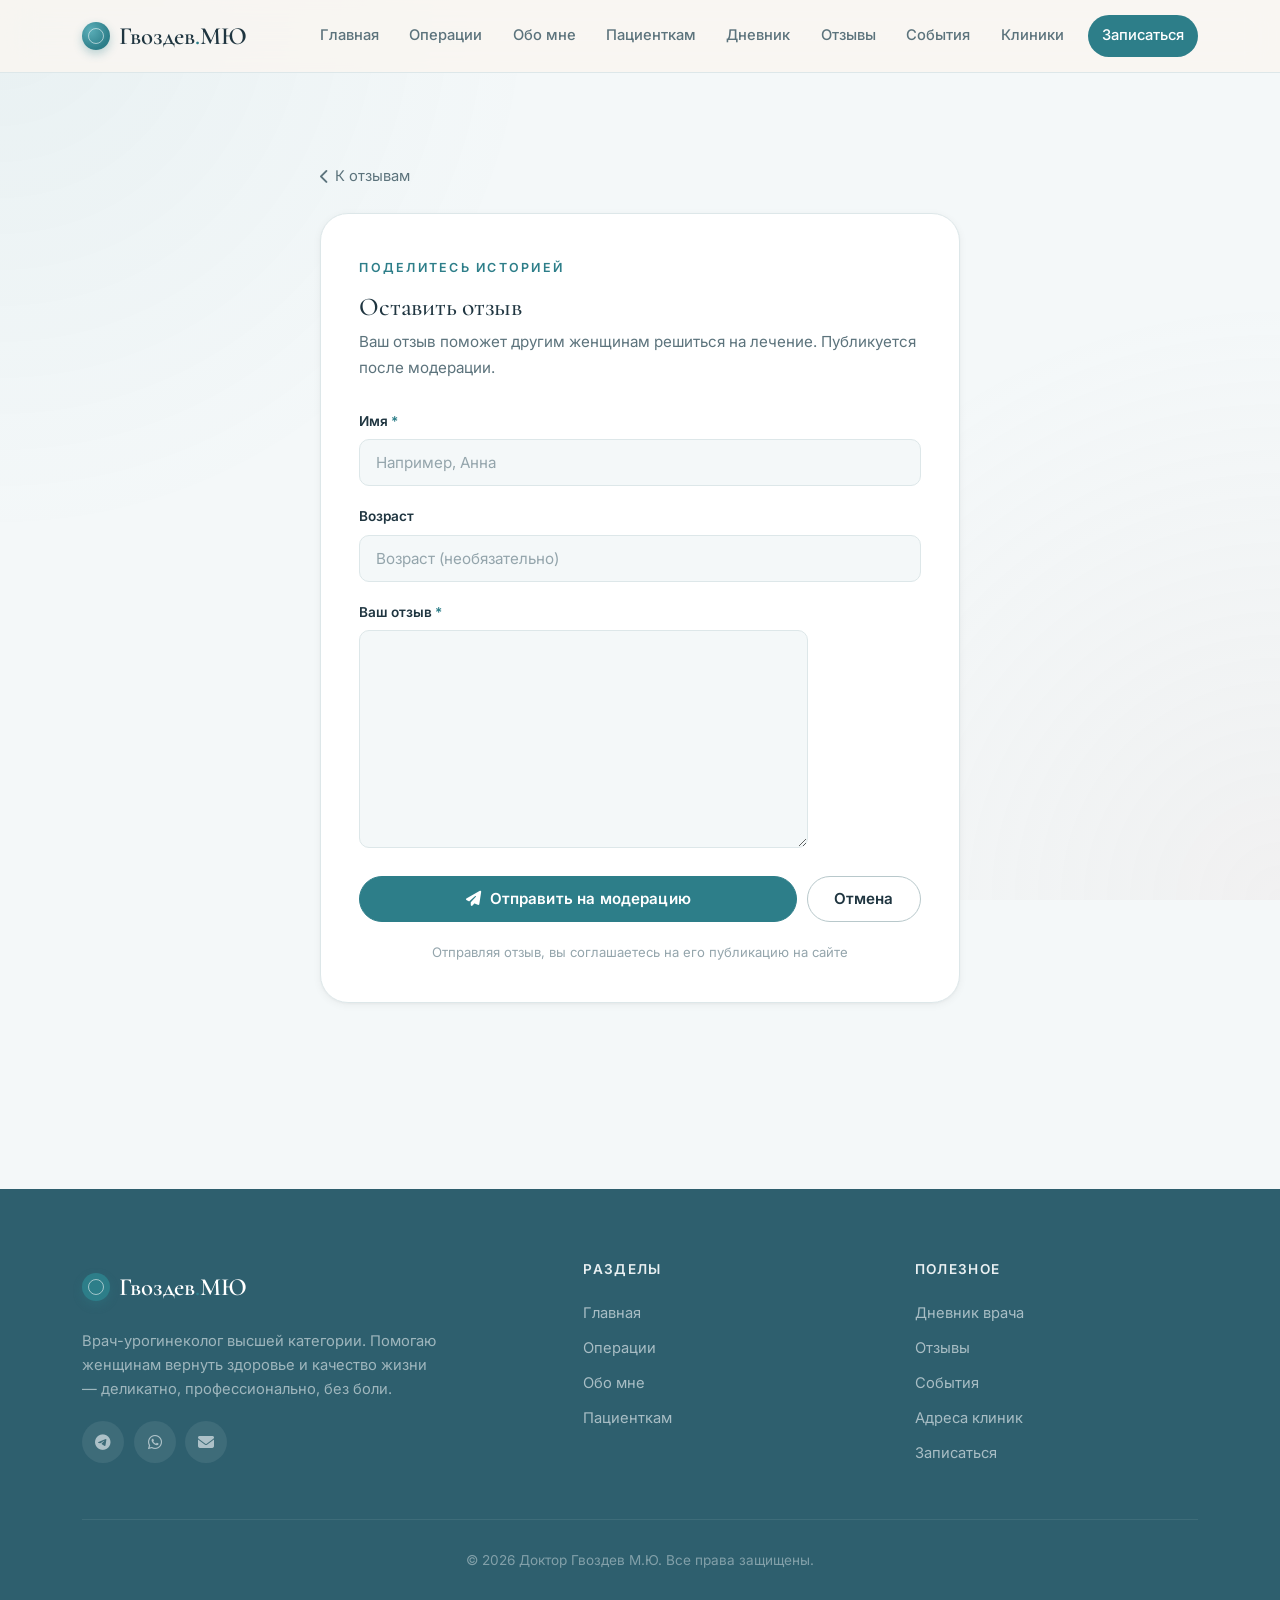
<file: add-review/index.html>
<!DOCTYPE html>
<html lang="ru">
<head>
    <meta charset="UTF-8">
    <meta name="viewport" content="width=device-width, initial-scale=1.0">
    <meta name="description" content="Доктор медицинских наук, профессор, заслуженный врач РФ. Хирургическое лечение недержания мочи, пролапса тазовых органов, свищей и кист уретры. Автор патентованной методики транспозиции уретры.">
    <meta name="theme-color" content="#FAF6F1">
    <title>Оставить отзыв | Доктор Гвоздев М.Ю.</title>
    <link rel="preconnect" href="https://fonts.googleapis.com">
    <link rel="preconnect" href="https://fonts.gstatic.com" crossorigin>
    <link rel="stylesheet" href="https://cdnjs.cloudflare.com/ajax/libs/font-awesome/6.5.0/css/all.min.css">
    <link rel="stylesheet" href="../static/css/main.css">
    
</head>
<body>

<header>
    <div class="header-inner">
        <a href="../index.html" class="logo">
            <span class="logo-mark" aria-hidden="true"></span>
            <span>Гвоздев<span style="color: var(--primary)">.</span>МЮ</span>
        </a>
        <button class="mobile-menu-toggle" aria-label="Открыть меню" aria-controls="main-nav" aria-expanded="false">
            <i class="fas fa-bars"></i>
        </button>
        <nav id="main-nav" class="desktop-nav" aria-label="Главное меню">
            <a href="../index.html">Главная</a>
            <a href="../index.html#procedures">Операции</a>
            <a href="../index.html#about">Обо мне</a>
            <a href="../index.html#useful">Пациенткам</a>
            <a href="../diary/index.html">Дневник</a>
            <a href="../reviews/index.html">Отзывы</a>
            <a href="../events/index.html">События</a>
            <a href="../index.html#clinics">Клиники</a>
            <a href="../index.html#contact" class="nav-cta">Записаться</a>
        </nav>
    </div>
</header>



<main>
    
<section>
  <div class="container">
    <div style="max-width: 640px; margin: 0 auto;">

      <a href="../reviews/index.html" style="display: inline-flex; align-items: center; gap: 0.4rem; color: var(--text-muted); font-size: 0.92rem; margin-bottom: 1.5rem;">
        <i class="fas fa-chevron-left"></i> К отзывам
      </a>

      <div class="contact-form-card">
        <span class="eyebrow">Поделитесь историей</span>
        <h3 style="margin-bottom: 0.4rem;">Оставить отзыв</h3>
        <p class="form-intro">
          Ваш отзыв поможет другим женщинам решиться на лечение. Публикуется после модерации.
        </p>

        <form onsubmit="alert('Это демо. На боевом сайте форма работает.');return false;" method="post" novalidate>
          <input type="hidden" name="csrfmiddlewaretoken" value="HPIv2gU0yPlgUn910Wtg9Y42SkC8HvEJ8cRAzCWyeb1rP67CiDp8IUelztMc1JHJ">
          
            <div class="form-group">
              <label for="id_name">Имя <span style="color: var(--primary);">*</span></label>
              <input type="text" name="name" class="form-input" placeholder="Например, Анна" maxlength="100" required id="id_name">
              
              
            </div>
          
            <div class="form-group">
              <label for="id_age">Возраст</label>
              <input type="number" name="age" class="form-input" placeholder="Возраст (необязательно)" min="0" max="120" id="id_age">
              
              
            </div>
          
            <div class="form-group">
              <label for="id_text">Ваш отзыв <span style="color: var(--primary);">*</span></label>
              <div class="django-ckeditor-widget" data-field-id="id_text" style="display: inline-block;">
    <textarea name="text" cols="40" rows="10" required id="id_text" data-processed="0" data-config="{&quot;skin&quot;: &quot;moono-lisa&quot;, &quot;toolbar_Basic&quot;: [[&quot;Source&quot;, &quot;-&quot;, &quot;Bold&quot;, &quot;Italic&quot;]], &quot;toolbar_Full&quot;: [[&quot;Styles&quot;, &quot;Format&quot;, &quot;Bold&quot;, &quot;Italic&quot;, &quot;Underline&quot;, &quot;Strike&quot;, &quot;SpellChecker&quot;, &quot;Undo&quot;, &quot;Redo&quot;], [&quot;Link&quot;, &quot;Unlink&quot;, &quot;Anchor&quot;], [&quot;Image&quot;, &quot;Flash&quot;, &quot;Table&quot;, &quot;HorizontalRule&quot;], [&quot;TextColor&quot;, &quot;BGColor&quot;], [&quot;Smiley&quot;, &quot;SpecialChar&quot;], [&quot;Source&quot;]], &quot;toolbar&quot;: &quot;Custom&quot;, &quot;height&quot;: 150, &quot;width&quot;: &quot;100%&quot;, &quot;filebrowserWindowWidth&quot;: 940, &quot;filebrowserWindowHeight&quot;: 725, &quot;toolbar_Custom&quot;: [[&quot;Bold&quot;, &quot;Italic&quot;, &quot;Underline&quot;], [&quot;NumberedList&quot;, &quot;BulletedList&quot;], [&quot;Link&quot;, &quot;Unlink&quot;], [&quot;RemoveFormat&quot;]], &quot;removePlugins&quot;: &quot;stylesheetparser&quot;, &quot;allowedContent&quot;: true, &quot;language&quot;: &quot;ru&quot;, &quot;versionCheck&quot;: false}" data-external-plugin-resources="[]" data-id="id_text" data-type="ckeditortype"></textarea>
</div>
              
              
            </div>
          

          <div style="display: flex; gap: 0.6rem; margin-top: 0.5rem; flex-wrap: wrap;">
            <button type="submit" class="btn" style="flex: 1; min-width: 200px;">
              <i class="fas fa-paper-plane"></i> Отправить на модерацию
            </button>
            <a href="../reviews/index.html" class="btn btn-ghost">Отмена</a>
          </div>

          <p style="margin-top: 1.2rem; font-size: 0.82rem; color: var(--text-soft); text-align: center;">
            Отправляя отзыв, вы соглашаетесь на его публикацию на сайте
          </p>
        </form>
      </div>
    </div>
  </div>
</section>

</main>

<footer>
    <div class="container">
        <div class="footer-grid">
            <div class="footer-brand">
                <a href="../index.html" class="logo">
                    <span class="logo-mark" aria-hidden="true"></span>
                    <span style="color: white">Гвоздев<span style="color: var(--primary)">.</span>МЮ</span>
                </a>
                <p class="footer-tag">
                    Врач-урогинеколог высшей категории. Помогаю женщинам вернуть здоровье и качество жизни — деликатно, профессионально, без боли.
                </p>
                <div class="social-icons">
                    
                    <a href="https://t.me/gvozdev_md" target="_blank" rel="noopener" aria-label="Telegram"><i class="fab fa-telegram-plane"></i></a>
                    
                    
                    <a href="https://wa.me/79991234567" target="_blank" rel="noopener" aria-label="WhatsApp"><i class="fab fa-whatsapp"></i></a>
                    
                    
                    <a href="mailto:info@gvozdev.md" aria-label="Email"><i class="fas fa-envelope"></i></a>
                    
                </div>
            </div>

            <div>
                <h4>Разделы</h4>
                <ul>
                    <li><a href="../index.html">Главная</a></li>
                    <li><a href="../index.html#procedures">Операции</a></li>
                    <li><a href="../index.html#about">Обо мне</a></li>
                    <li><a href="../index.html#useful">Пациенткам</a></li>
                </ul>
            </div>

            <div>
                <h4>Полезное</h4>
                <ul>
                    <li><a href="../diary/index.html">Дневник врача</a></li>
                    <li><a href="../reviews/index.html">Отзывы</a></li>
                    <li><a href="../events/index.html">События</a></li>
                    <li><a href="../index.html#clinics">Адреса клиник</a></li>
                    <li><a href="../index.html#contact">Записаться</a></li>
                </ul>
            </div>
        </div>

        <div class="footer-bottom">
            © 2026 Доктор Гвоздев М.Ю. Все права защищены.
        </div>
    </div>
</footer>

<script src="../static/js/main.js"></script>


</body>
</html>
</file>
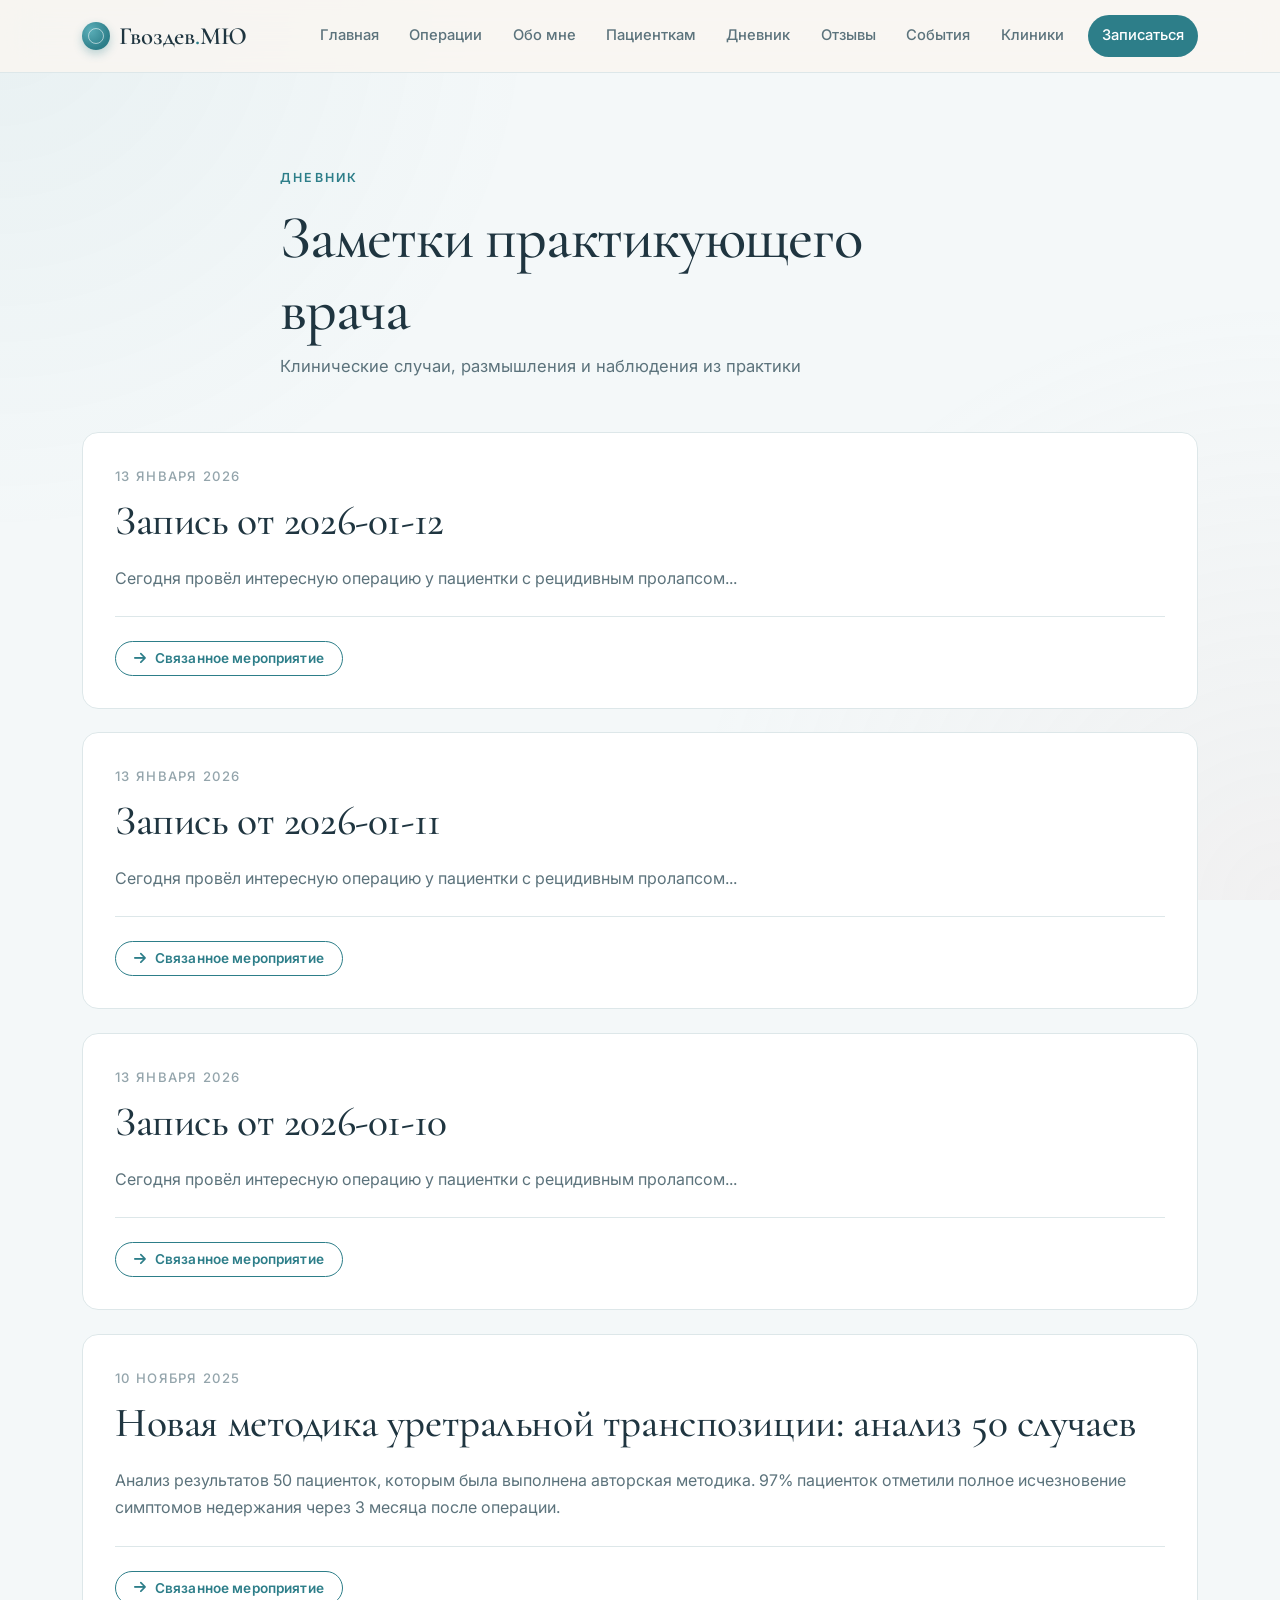
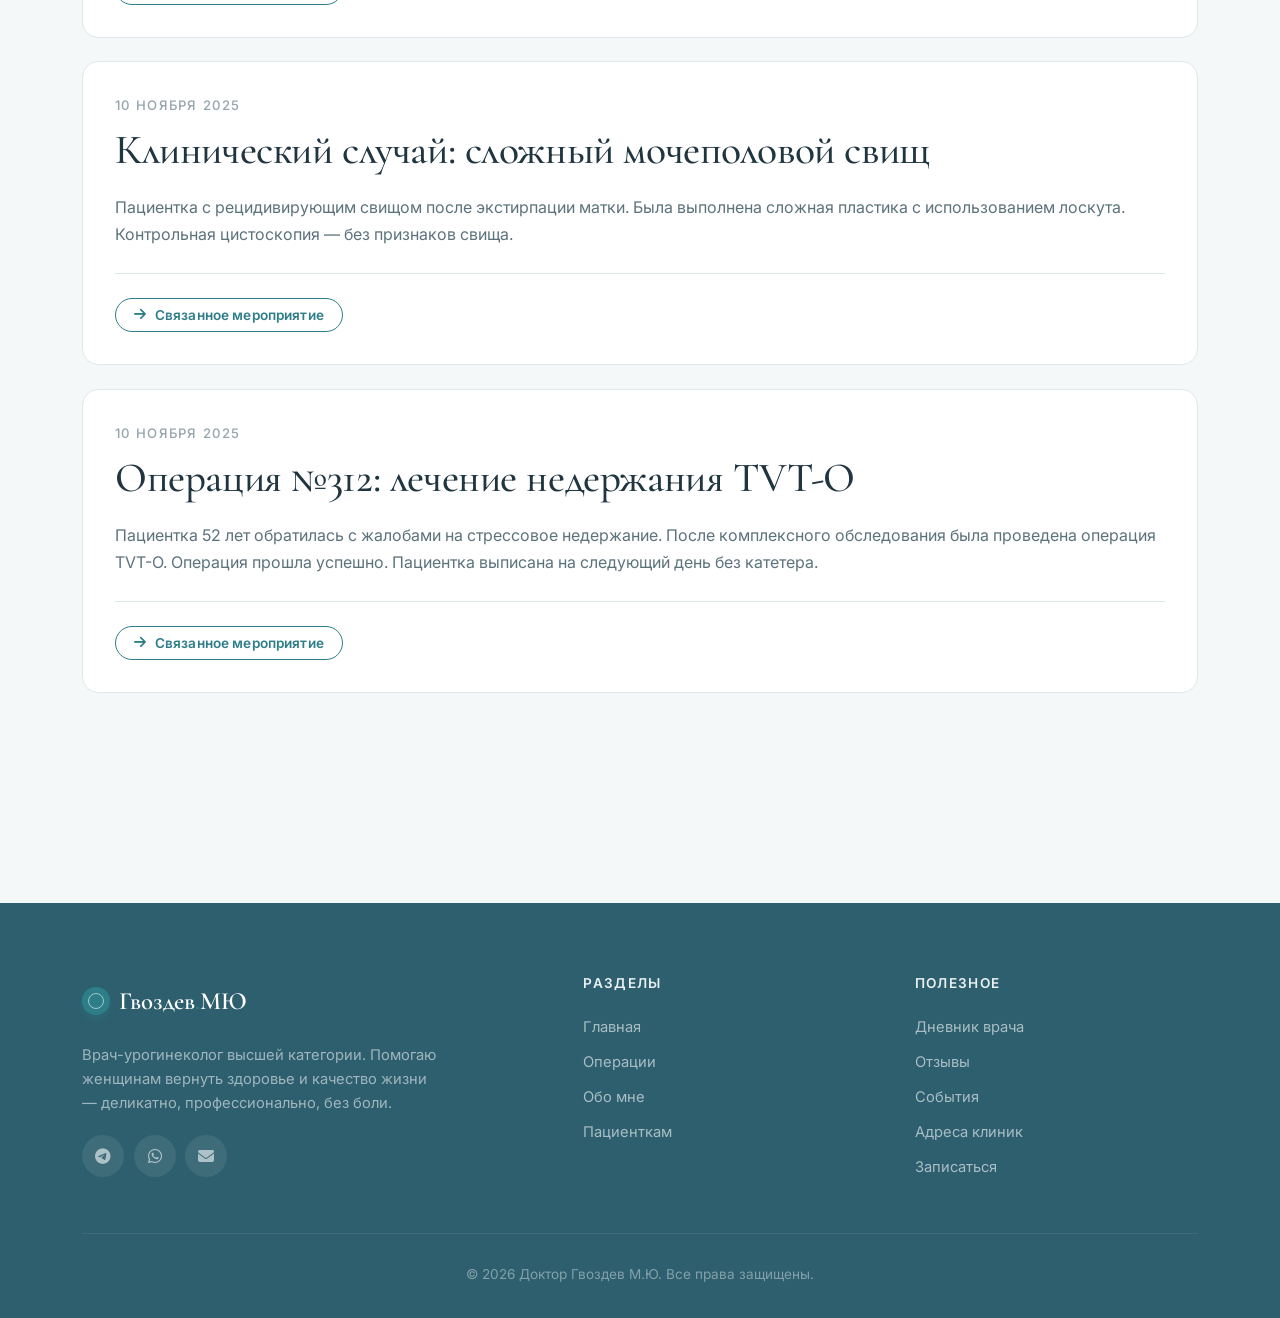
<file: diary/index.html>
<!DOCTYPE html>
<html lang="ru">
<head>
    <meta charset="UTF-8">
    <meta name="viewport" content="width=device-width, initial-scale=1.0">
    <meta name="description" content="Доктор медицинских наук, профессор, заслуженный врач РФ. Хирургическое лечение недержания мочи, пролапса тазовых органов, свищей и кист уретры. Автор патентованной методики транспозиции уретры.">
    <meta name="theme-color" content="#FAF6F1">
    <title>Дневник врача | Доктор Гвоздев М.Ю.</title>
    <link rel="preconnect" href="https://fonts.googleapis.com">
    <link rel="preconnect" href="https://fonts.gstatic.com" crossorigin>
    <link rel="stylesheet" href="https://cdnjs.cloudflare.com/ajax/libs/font-awesome/6.5.0/css/all.min.css">
    <link rel="stylesheet" href="../static/css/main.css">
    
</head>
<body>

<header>
    <div class="header-inner">
        <a href="../index.html" class="logo">
            <span class="logo-mark" aria-hidden="true"></span>
            <span>Гвоздев<span style="color: var(--primary)">.</span>МЮ</span>
        </a>
        <button class="mobile-menu-toggle" aria-label="Открыть меню" aria-controls="main-nav" aria-expanded="false">
            <i class="fas fa-bars"></i>
        </button>
        <nav id="main-nav" class="desktop-nav" aria-label="Главное меню">
            <a href="../index.html">Главная</a>
            <a href="../index.html#procedures">Операции</a>
            <a href="../index.html#about">Обо мне</a>
            <a href="../index.html#useful">Пациенткам</a>
            <a href="index.html">Дневник</a>
            <a href="../reviews/index.html">Отзывы</a>
            <a href="../events/index.html">События</a>
            <a href="../index.html#clinics">Клиники</a>
            <a href="../index.html#contact" class="nav-cta">Записаться</a>
        </nav>
    </div>
</header>



<main>
    
<section id="diary-page">
  <div class="container">
    <div class="section-head" style="text-align: left;">
      <span class="eyebrow">Дневник</span>
      <h1>Заметки практикующего врача</h1>
      <p>Клинические случаи, размышления и наблюдения из практики</p>
    </div>

    
      <article class="blog-item">
        <div class="blog-meta">13 января 2026</div>
        <h2>Запись от 2026-01-12</h2>
        
        <div class="blog-content"><p>Сегодня провёл интересную операцию у пациентки с рецидивным пролапсом...</p></div>
        
          <div style="margin-top: 1.5rem; padding-top: 1.5rem; border-top: 1px solid var(--border);">
            <a href="report-1/index.html" class="btn btn-outline btn-sm">
              <i class="fas fa-arrow-right"></i> Связанное мероприятие
            </a>
          </div>
        
      </article>
    
      <article class="blog-item">
        <div class="blog-meta">13 января 2026</div>
        <h2>Запись от 2026-01-11</h2>
        
        <div class="blog-content"><p>Сегодня провёл интересную операцию у пациентки с рецидивным пролапсом...</p></div>
        
          <div style="margin-top: 1.5rem; padding-top: 1.5rem; border-top: 1px solid var(--border);">
            <a href="report-7/index.html" class="btn btn-outline btn-sm">
              <i class="fas fa-arrow-right"></i> Связанное мероприятие
            </a>
          </div>
        
      </article>
    
      <article class="blog-item">
        <div class="blog-meta">13 января 2026</div>
        <h2>Запись от 2026-01-10</h2>
        
        <div class="blog-content"><p>Сегодня провёл интересную операцию у пациентки с рецидивным пролапсом...</p></div>
        
          <div style="margin-top: 1.5rem; padding-top: 1.5rem; border-top: 1px solid var(--border);">
            <a href="report-2/index.html" class="btn btn-outline btn-sm">
              <i class="fas fa-arrow-right"></i> Связанное мероприятие
            </a>
          </div>
        
      </article>
    
      <article class="blog-item">
        <div class="blog-meta">10 ноября 2025</div>
        <h2>Новая методика уретральной транспозиции: анализ 50 случаев</h2>
        
        <div class="blog-content"><p>Анализ результатов 50 пациенток, которым была выполнена авторская методика. 97% пациенток отметили полное исчезновение симптомов недержания через 3 месяца после операции.</p></div>
        
          <div style="margin-top: 1.5rem; padding-top: 1.5rem; border-top: 1px solid var(--border);">
            <a href="report-8/index.html" class="btn btn-outline btn-sm">
              <i class="fas fa-arrow-right"></i> Связанное мероприятие
            </a>
          </div>
        
      </article>
    
      <article class="blog-item">
        <div class="blog-meta">10 ноября 2025</div>
        <h2>Клинический случай: сложный мочеполовой свищ</h2>
        
        <div class="blog-content"><p>Пациентка с рецидивирующим свищом после экстирпации матки. Была выполнена сложная пластика с использованием лоскута. Контрольная цистоскопия &mdash; без признаков свища.</p></div>
        
          <div style="margin-top: 1.5rem; padding-top: 1.5rem; border-top: 1px solid var(--border);">
            <a href="report-9/index.html" class="btn btn-outline btn-sm">
              <i class="fas fa-arrow-right"></i> Связанное мероприятие
            </a>
          </div>
        
      </article>
    
      <article class="blog-item">
        <div class="blog-meta">10 ноября 2025</div>
        <h2>Операция №312: лечение недержания TVT-O</h2>
        
        <div class="blog-content"><p>Пациентка 52 лет обратилась с жалобами на стрессовое недержание. После комплексного обследования была проведена операция TVT-O. Операция прошла успешно. Пациентка выписана на следующий день без катетера.</p></div>
        
          <div style="margin-top: 1.5rem; padding-top: 1.5rem; border-top: 1px solid var(--border);">
            <a href="report-3/index.html" class="btn btn-outline btn-sm">
              <i class="fas fa-arrow-right"></i> Связанное мероприятие
            </a>
          </div>
        
      </article>
    
  </div>
</section>

</main>

<footer>
    <div class="container">
        <div class="footer-grid">
            <div class="footer-brand">
                <a href="../index.html" class="logo">
                    <span class="logo-mark" aria-hidden="true"></span>
                    <span style="color: white">Гвоздев<span style="color: var(--primary)">.</span>МЮ</span>
                </a>
                <p class="footer-tag">
                    Врач-урогинеколог высшей категории. Помогаю женщинам вернуть здоровье и качество жизни — деликатно, профессионально, без боли.
                </p>
                <div class="social-icons">
                    
                    <a href="https://t.me/gvozdev_md" target="_blank" rel="noopener" aria-label="Telegram"><i class="fab fa-telegram-plane"></i></a>
                    
                    
                    <a href="https://wa.me/79991234567" target="_blank" rel="noopener" aria-label="WhatsApp"><i class="fab fa-whatsapp"></i></a>
                    
                    
                    <a href="mailto:info@gvozdev.md" aria-label="Email"><i class="fas fa-envelope"></i></a>
                    
                </div>
            </div>

            <div>
                <h4>Разделы</h4>
                <ul>
                    <li><a href="../index.html">Главная</a></li>
                    <li><a href="../index.html#procedures">Операции</a></li>
                    <li><a href="../index.html#about">Обо мне</a></li>
                    <li><a href="../index.html#useful">Пациенткам</a></li>
                </ul>
            </div>

            <div>
                <h4>Полезное</h4>
                <ul>
                    <li><a href="index.html">Дневник врача</a></li>
                    <li><a href="../reviews/index.html">Отзывы</a></li>
                    <li><a href="../events/index.html">События</a></li>
                    <li><a href="../index.html#clinics">Адреса клиник</a></li>
                    <li><a href="../index.html#contact">Записаться</a></li>
                </ul>
            </div>
        </div>

        <div class="footer-bottom">
            © 2026 Доктор Гвоздев М.Ю. Все права защищены.
        </div>
    </div>
</footer>

<script src="../static/js/main.js"></script>


</body>
</html>
</file>
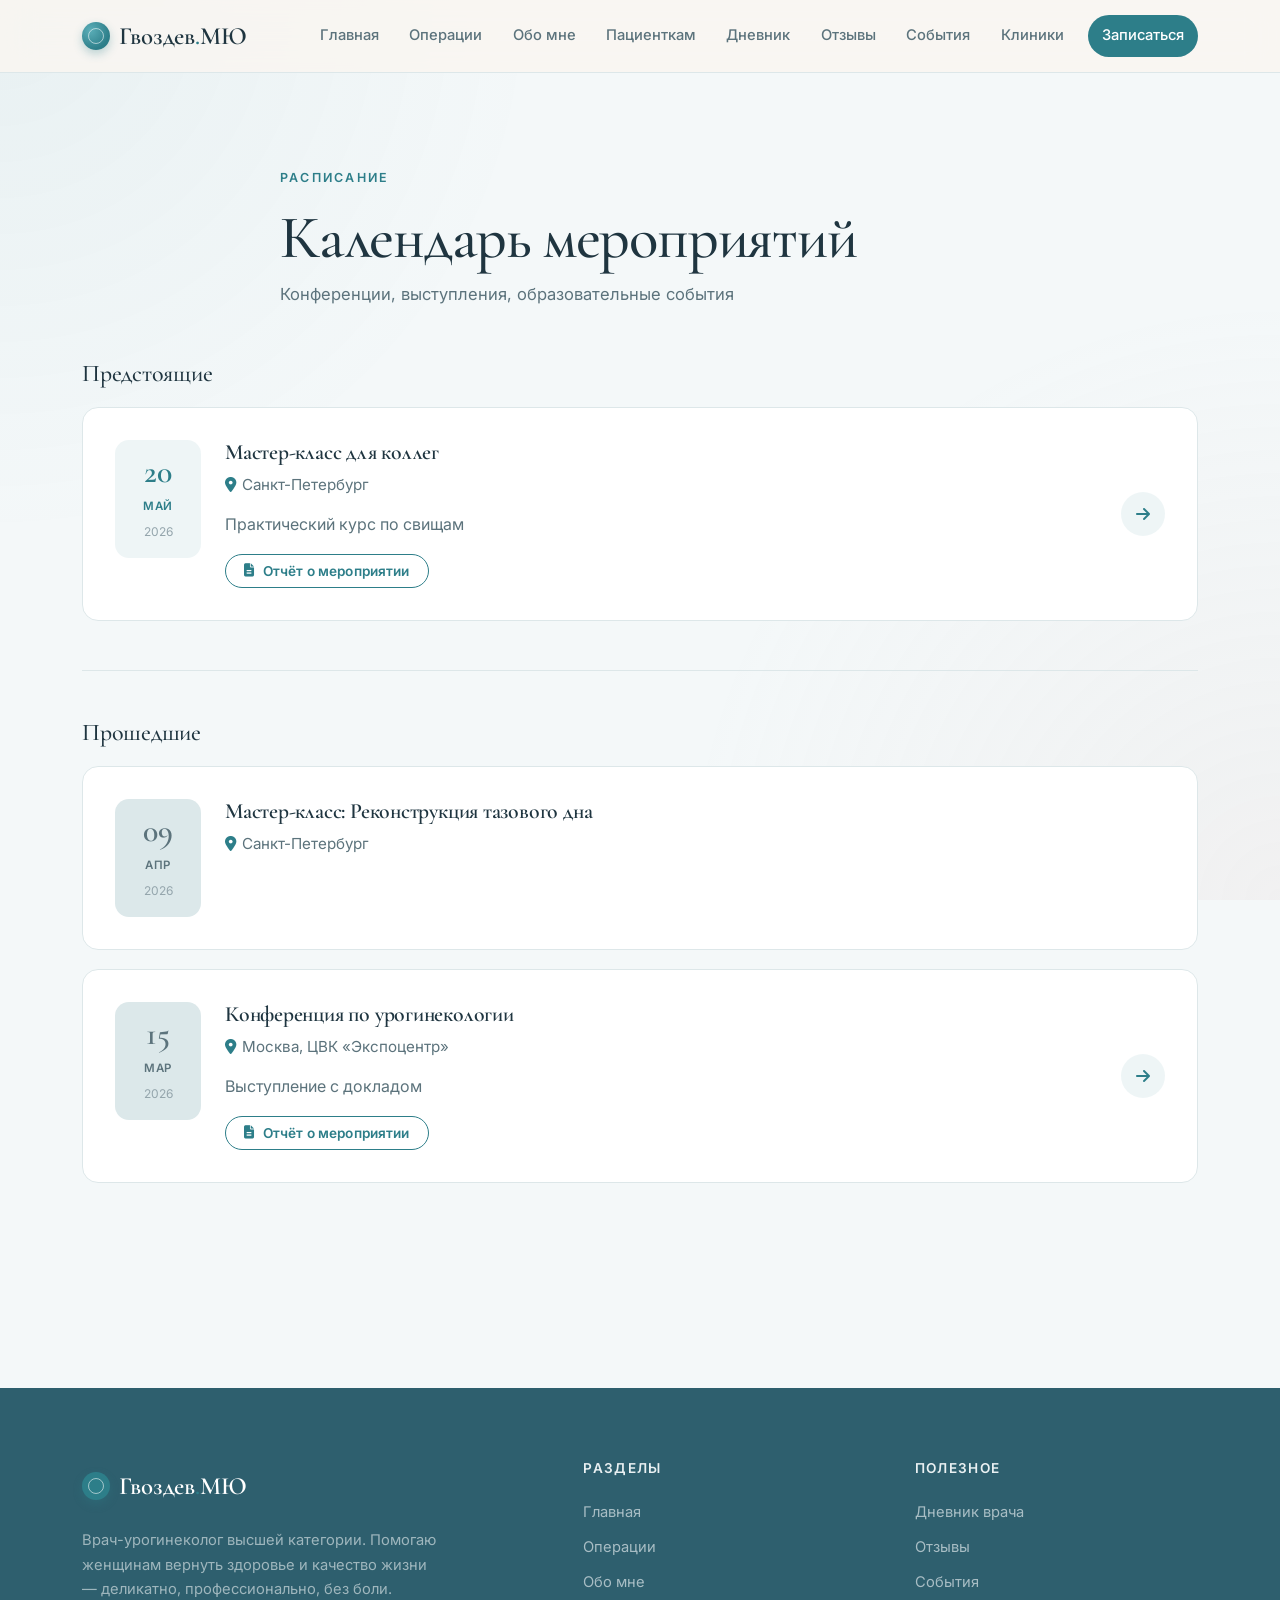
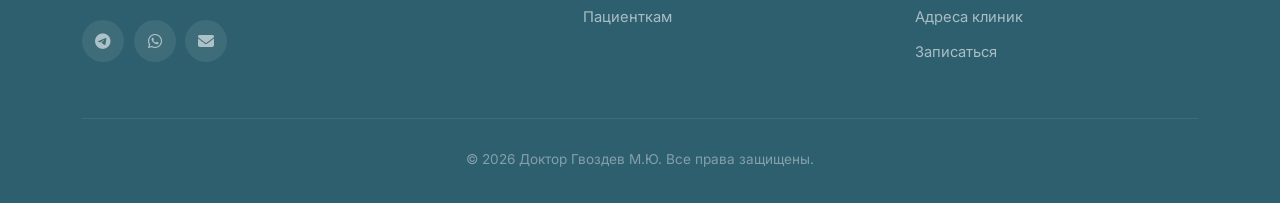
<file: events/index.html>
<!DOCTYPE html>
<html lang="ru">
<head>
    <meta charset="UTF-8">
    <meta name="viewport" content="width=device-width, initial-scale=1.0">
    <meta name="description" content="Доктор медицинских наук, профессор, заслуженный врач РФ. Хирургическое лечение недержания мочи, пролапса тазовых органов, свищей и кист уретры. Автор патентованной методики транспозиции уретры.">
    <meta name="theme-color" content="#FAF6F1">
    <title>Календарь мероприятий | Доктор Гвоздев М.Ю.</title>
    <link rel="preconnect" href="https://fonts.googleapis.com">
    <link rel="preconnect" href="https://fonts.gstatic.com" crossorigin>
    <link rel="stylesheet" href="https://cdnjs.cloudflare.com/ajax/libs/font-awesome/6.5.0/css/all.min.css">
    <link rel="stylesheet" href="../static/css/main.css">
    
</head>
<body>

<header>
    <div class="header-inner">
        <a href="../index.html" class="logo">
            <span class="logo-mark" aria-hidden="true"></span>
            <span>Гвоздев<span style="color: var(--primary)">.</span>МЮ</span>
        </a>
        <button class="mobile-menu-toggle" aria-label="Открыть меню" aria-controls="main-nav" aria-expanded="false">
            <i class="fas fa-bars"></i>
        </button>
        <nav id="main-nav" class="desktop-nav" aria-label="Главное меню">
            <a href="../index.html">Главная</a>
            <a href="../index.html#procedures">Операции</a>
            <a href="../index.html#about">Обо мне</a>
            <a href="../index.html#useful">Пациенткам</a>
            <a href="../diary/index.html">Дневник</a>
            <a href="../reviews/index.html">Отзывы</a>
            <a href="index.html">События</a>
            <a href="../index.html#clinics">Клиники</a>
            <a href="../index.html#contact" class="nav-cta">Записаться</a>
        </nav>
    </div>
</header>



<main>
    
<section id="events-page">
  <div class="container">

    <div class="section-head" style="text-align: left;">
      <span class="eyebrow">Расписание</span>
      <h1>Календарь мероприятий</h1>
      <p>Конференции, выступления, образовательные события</p>
    </div>

    
      <div class="events-block">
        <h2 style="font-size: 1.5rem; margin-bottom: 1.2rem;">Предстоящие</h2>
        
          <article class="event-card">
            <div class="event-date-block">
              <span class="day">20</span>
              <span class="month">Май</span>
              <span class="year">2026</span>
            </div>
            <div class="event-content">
              <h3>Мастер-класс для коллег</h3>
              <div class="event-meta"><i class="fas fa-location-dot"></i>Санкт-Петербург</div>
              
                <div class="text-muted"><p>Практический курс по свищам</p></div>
              
              <div class="event-actions">
                
                
                  <a href="../diary/report-9/index.html" class="btn btn-outline btn-sm">
                    <i class="fas fa-file-lines"></i> Отчёт о мероприятии
                  </a>
                
              </div>
            </div>
            
              <a href="../diary/report-9/index.html" class="event-diary-link" aria-label="Запись в дневнике">
                <i class="fas fa-arrow-right"></i>
              </a>
            
          </article>
        
      </div>
    

    
      <div class="events-block">
        <h2 style="font-size: 1.5rem; margin-bottom: 1.2rem;">Прошедшие</h2>
        
          <article class="event-card">
            <div class="event-date-block past">
              <span class="day">09</span>
              <span class="month">Апр</span>
              <span class="year">2026</span>
            </div>
            <div class="event-content">
              <h3>Мастер-класс: Реконструкция тазового дна</h3>
              <div class="event-meta"><i class="fas fa-location-dot"></i>Санкт-Петербург</div>
              
              
            </div>
            
          </article>
        
          <article class="event-card">
            <div class="event-date-block past">
              <span class="day">15</span>
              <span class="month">Мар</span>
              <span class="year">2026</span>
            </div>
            <div class="event-content">
              <h3>Конференция по урогинекологии</h3>
              <div class="event-meta"><i class="fas fa-location-dot"></i>Москва, ЦВК «Экспоцентр»</div>
              
                <div class="text-muted"><p>Выступление с докладом</p></div>
              
              
                <div class="event-actions">
                  <a href="../diary/report-8/index.html" class="btn btn-outline btn-sm">
                    <i class="fas fa-file-lines"></i> Отчёт о мероприятии
                  </a>
                </div>
              
            </div>
            
              <a href="../diary/report-8/index.html" class="event-diary-link" aria-label="Запись в дневнике">
                <i class="fas fa-arrow-right"></i>
              </a>
            
          </article>
        
      </div>
    

  </div>
</section>

</main>

<footer>
    <div class="container">
        <div class="footer-grid">
            <div class="footer-brand">
                <a href="../index.html" class="logo">
                    <span class="logo-mark" aria-hidden="true"></span>
                    <span style="color: white">Гвоздев<span style="color: var(--primary)">.</span>МЮ</span>
                </a>
                <p class="footer-tag">
                    Врач-урогинеколог высшей категории. Помогаю женщинам вернуть здоровье и качество жизни — деликатно, профессионально, без боли.
                </p>
                <div class="social-icons">
                    
                    <a href="https://t.me/gvozdev_md" target="_blank" rel="noopener" aria-label="Telegram"><i class="fab fa-telegram-plane"></i></a>
                    
                    
                    <a href="https://wa.me/79991234567" target="_blank" rel="noopener" aria-label="WhatsApp"><i class="fab fa-whatsapp"></i></a>
                    
                    
                    <a href="mailto:info@gvozdev.md" aria-label="Email"><i class="fas fa-envelope"></i></a>
                    
                </div>
            </div>

            <div>
                <h4>Разделы</h4>
                <ul>
                    <li><a href="../index.html">Главная</a></li>
                    <li><a href="../index.html#procedures">Операции</a></li>
                    <li><a href="../index.html#about">Обо мне</a></li>
                    <li><a href="../index.html#useful">Пациенткам</a></li>
                </ul>
            </div>

            <div>
                <h4>Полезное</h4>
                <ul>
                    <li><a href="../diary/index.html">Дневник врача</a></li>
                    <li><a href="../reviews/index.html">Отзывы</a></li>
                    <li><a href="index.html">События</a></li>
                    <li><a href="../index.html#clinics">Адреса клиник</a></li>
                    <li><a href="../index.html#contact">Записаться</a></li>
                </ul>
            </div>
        </div>

        <div class="footer-bottom">
            © 2026 Доктор Гвоздев М.Ю. Все права защищены.
        </div>
    </div>
</footer>

<script src="../static/js/main.js"></script>


</body>
</html>
</file>
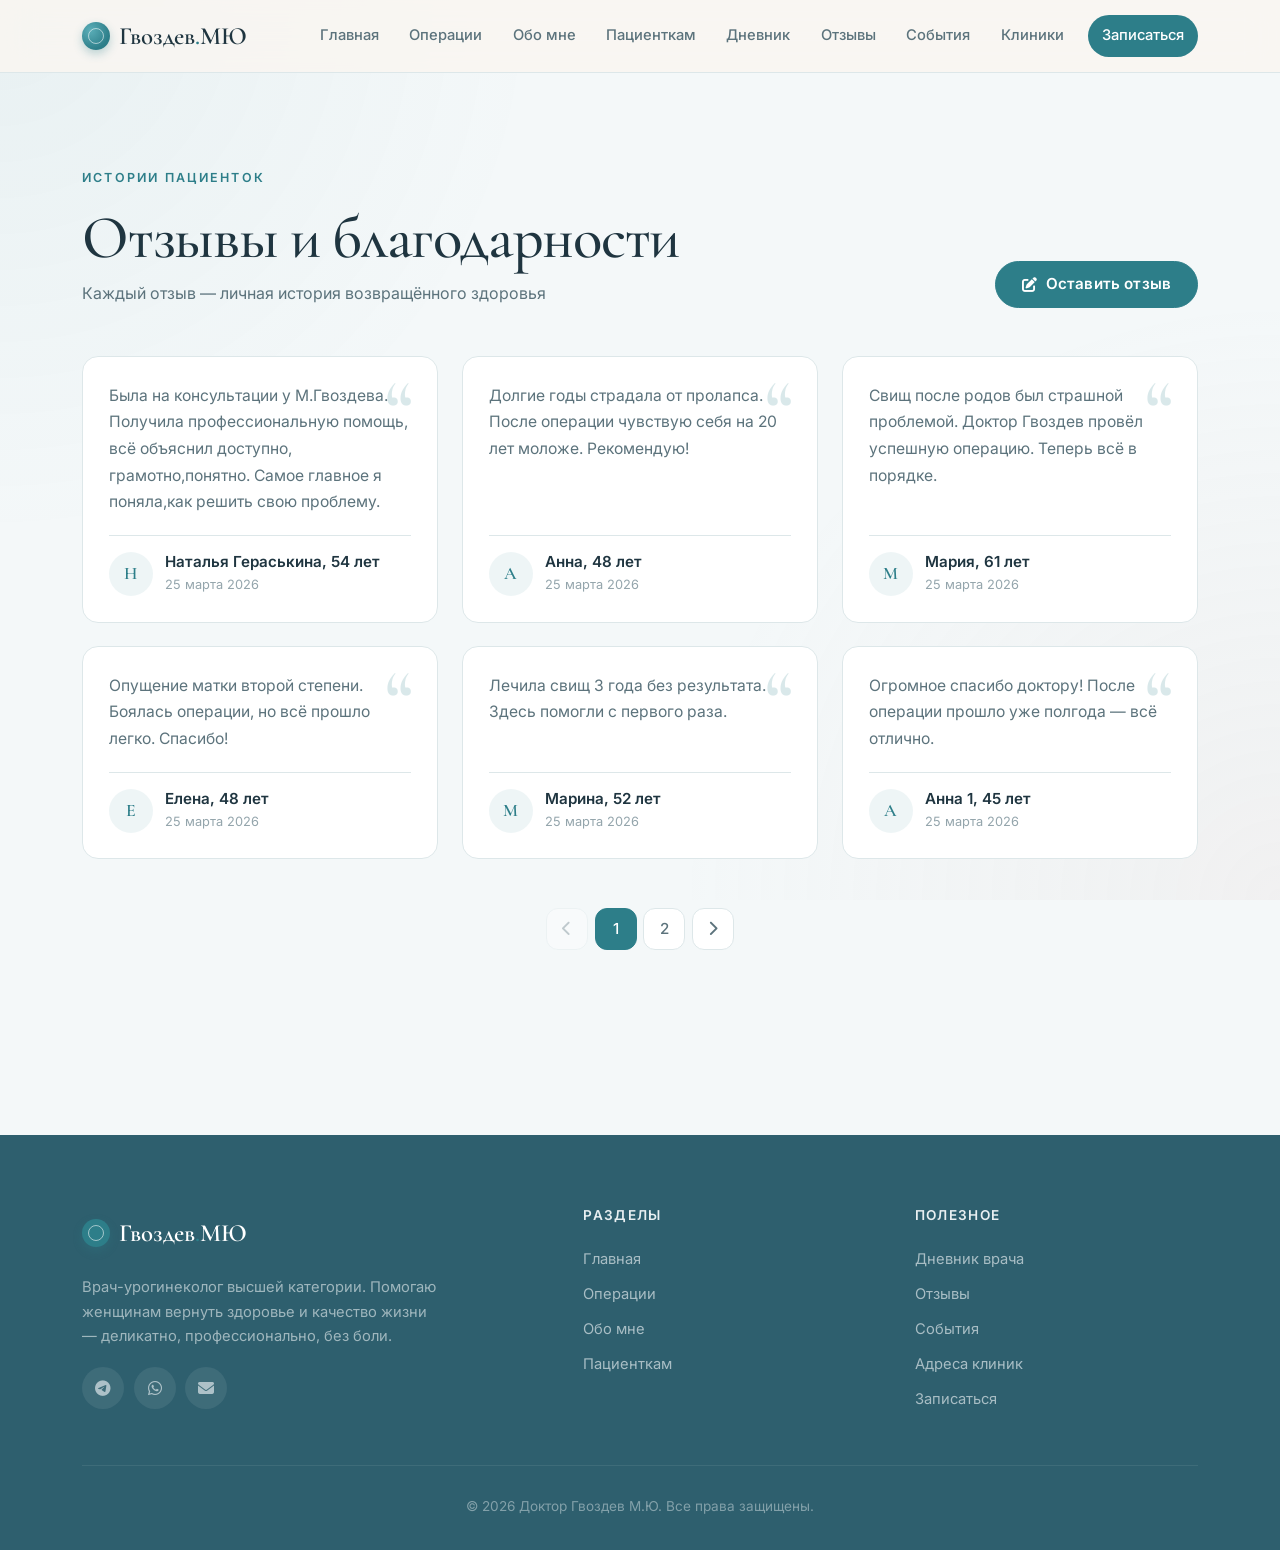
<file: reviews/index.html>
<!DOCTYPE html>
<html lang="ru">
<head>
    <meta charset="UTF-8">
    <meta name="viewport" content="width=device-width, initial-scale=1.0">
    <meta name="description" content="Доктор медицинских наук, профессор, заслуженный врач РФ. Хирургическое лечение недержания мочи, пролапса тазовых органов, свищей и кист уретры. Автор патентованной методики транспозиции уретры.">
    <meta name="theme-color" content="#FAF6F1">
    <title>Отзывы пациенток | Доктор Гвоздев М.Ю.</title>
    <link rel="preconnect" href="https://fonts.googleapis.com">
    <link rel="preconnect" href="https://fonts.gstatic.com" crossorigin>
    <link rel="stylesheet" href="https://cdnjs.cloudflare.com/ajax/libs/font-awesome/6.5.0/css/all.min.css">
    <link rel="stylesheet" href="../static/css/main.css">
    
</head>
<body>

<header>
    <div class="header-inner">
        <a href="../index.html" class="logo">
            <span class="logo-mark" aria-hidden="true"></span>
            <span>Гвоздев<span style="color: var(--primary)">.</span>МЮ</span>
        </a>
        <button class="mobile-menu-toggle" aria-label="Открыть меню" aria-controls="main-nav" aria-expanded="false">
            <i class="fas fa-bars"></i>
        </button>
        <nav id="main-nav" class="desktop-nav" aria-label="Главное меню">
            <a href="../index.html">Главная</a>
            <a href="../index.html#procedures">Операции</a>
            <a href="../index.html#about">Обо мне</a>
            <a href="../index.html#useful">Пациенткам</a>
            <a href="../diary/index.html">Дневник</a>
            <a href="index.html">Отзывы</a>
            <a href="../events/index.html">События</a>
            <a href="../index.html#clinics">Клиники</a>
            <a href="../index.html#contact" class="nav-cta">Записаться</a>
        </nav>
    </div>
</header>



<main>
    
<section id="reviews-page">
  <div class="container">

    <div class="reviews-header">
      <div class="reviews-header-text">
        <span class="eyebrow">Истории пациенток</span>
        <h1>Отзывы и благодарности</h1>
        <p class="text-muted" style="margin-top: 0.4rem;">Каждый отзыв — личная история возвращённого здоровья</p>
      </div>
      <a href="../add-review/index.html" class="btn reviews-header-cta">
        <i class="fas fa-pen-to-square"></i> Оставить отзыв
      </a>
    </div>

    <style>
      .reviews-header {
        display: flex;
        justify-content: space-between;
        align-items: flex-end;
        gap: 1.5rem;
        flex-wrap: wrap;
        margin-bottom: clamp(2rem, 4vw, 3rem);
      }
      .reviews-header-text { flex: 1 1 280px; min-width: 0; }
      @media (max-width: 600px) {
        .reviews-header-cta { width: 100%; }
      }
    </style>

    
      <div class="reviews-grid">
        
          <article class="review-card">
            <div class="review-text"><p>Была на консультации у М.Гвоздева. Получила профессиональную помощь, всё объяснил доступно, грамотно,понятно. Самое главное я поняла,как решить свою проблему.</p></div>
            <div class="review-author">
              
                <span class="review-author-default">Н</span>
              
              <div>
                <div class="review-author-name">Наталья Гераськина, 54 лет</div>
                <div class="review-author-meta">25 марта 2026</div>
              </div>
            </div>
          </article>
        
          <article class="review-card">
            <div class="review-text"><p>Долгие годы страдала от пролапса. После операции чувствую себя на 20 лет моложе. Рекомендую!</p></div>
            <div class="review-author">
              
                <span class="review-author-default">А</span>
              
              <div>
                <div class="review-author-name">Анна, 48 лет</div>
                <div class="review-author-meta">25 марта 2026</div>
              </div>
            </div>
          </article>
        
          <article class="review-card">
            <div class="review-text"><p>Свищ после родов был страшной проблемой. Доктор Гвоздев провёл успешную операцию. Теперь всё в порядке.</p></div>
            <div class="review-author">
              
                <span class="review-author-default">М</span>
              
              <div>
                <div class="review-author-name">Мария, 61 лет</div>
                <div class="review-author-meta">25 марта 2026</div>
              </div>
            </div>
          </article>
        
          <article class="review-card">
            <div class="review-text"><p>Опущение матки второй степени. Боялась операции, но всё прошло легко. Спасибо!</p></div>
            <div class="review-author">
              
                <span class="review-author-default">Е</span>
              
              <div>
                <div class="review-author-name">Елена, 48 лет</div>
                <div class="review-author-meta">25 марта 2026</div>
              </div>
            </div>
          </article>
        
          <article class="review-card">
            <div class="review-text"><p>Лечила свищ 3 года без результата. Здесь помогли с первого раза.</p></div>
            <div class="review-author">
              
                <span class="review-author-default">М</span>
              
              <div>
                <div class="review-author-name">Марина, 52 лет</div>
                <div class="review-author-meta">25 марта 2026</div>
              </div>
            </div>
          </article>
        
          <article class="review-card">
            <div class="review-text"><p>Огромное спасибо доктору! После операции прошло уже полгода — всё отлично.</p></div>
            <div class="review-author">
              
                <span class="review-author-default">А</span>
              
              <div>
                <div class="review-author-name">Анна 1, 45 лет</div>
                <div class="review-author-meta">25 марта 2026</div>
              </div>
            </div>
          </article>
        
      </div>

      
        <nav class="pagination" aria-label="Навигация по страницам">
          
            <span class="disabled" aria-hidden="true"><i class="fas fa-chevron-left"></i></span>
          

          
            
              <span class="current" aria-current="page">1</span>
            
          
            
              <a href="/reviews/?page=2">2</a>
            
          

          
            <a href="/reviews/?page=2" aria-label="Вперёд"><i class="fas fa-chevron-right"></i></a>
          
        </nav>
      
    

  </div>
</section>

</main>

<footer>
    <div class="container">
        <div class="footer-grid">
            <div class="footer-brand">
                <a href="../index.html" class="logo">
                    <span class="logo-mark" aria-hidden="true"></span>
                    <span style="color: white">Гвоздев<span style="color: var(--primary)">.</span>МЮ</span>
                </a>
                <p class="footer-tag">
                    Врач-урогинеколог высшей категории. Помогаю женщинам вернуть здоровье и качество жизни — деликатно, профессионально, без боли.
                </p>
                <div class="social-icons">
                    
                    <a href="https://t.me/gvozdev_md" target="_blank" rel="noopener" aria-label="Telegram"><i class="fab fa-telegram-plane"></i></a>
                    
                    
                    <a href="https://wa.me/79991234567" target="_blank" rel="noopener" aria-label="WhatsApp"><i class="fab fa-whatsapp"></i></a>
                    
                    
                    <a href="mailto:info@gvozdev.md" aria-label="Email"><i class="fas fa-envelope"></i></a>
                    
                </div>
            </div>

            <div>
                <h4>Разделы</h4>
                <ul>
                    <li><a href="../index.html">Главная</a></li>
                    <li><a href="../index.html#procedures">Операции</a></li>
                    <li><a href="../index.html#about">Обо мне</a></li>
                    <li><a href="../index.html#useful">Пациенткам</a></li>
                </ul>
            </div>

            <div>
                <h4>Полезное</h4>
                <ul>
                    <li><a href="../diary/index.html">Дневник врача</a></li>
                    <li><a href="index.html">Отзывы</a></li>
                    <li><a href="../events/index.html">События</a></li>
                    <li><a href="../index.html#clinics">Адреса клиник</a></li>
                    <li><a href="../index.html#contact">Записаться</a></li>
                </ul>
            </div>
        </div>

        <div class="footer-bottom">
            © 2026 Доктор Гвоздев М.Ю. Все права защищены.
        </div>
    </div>
</footer>

<script src="../static/js/main.js"></script>


</body>
</html>
</file>
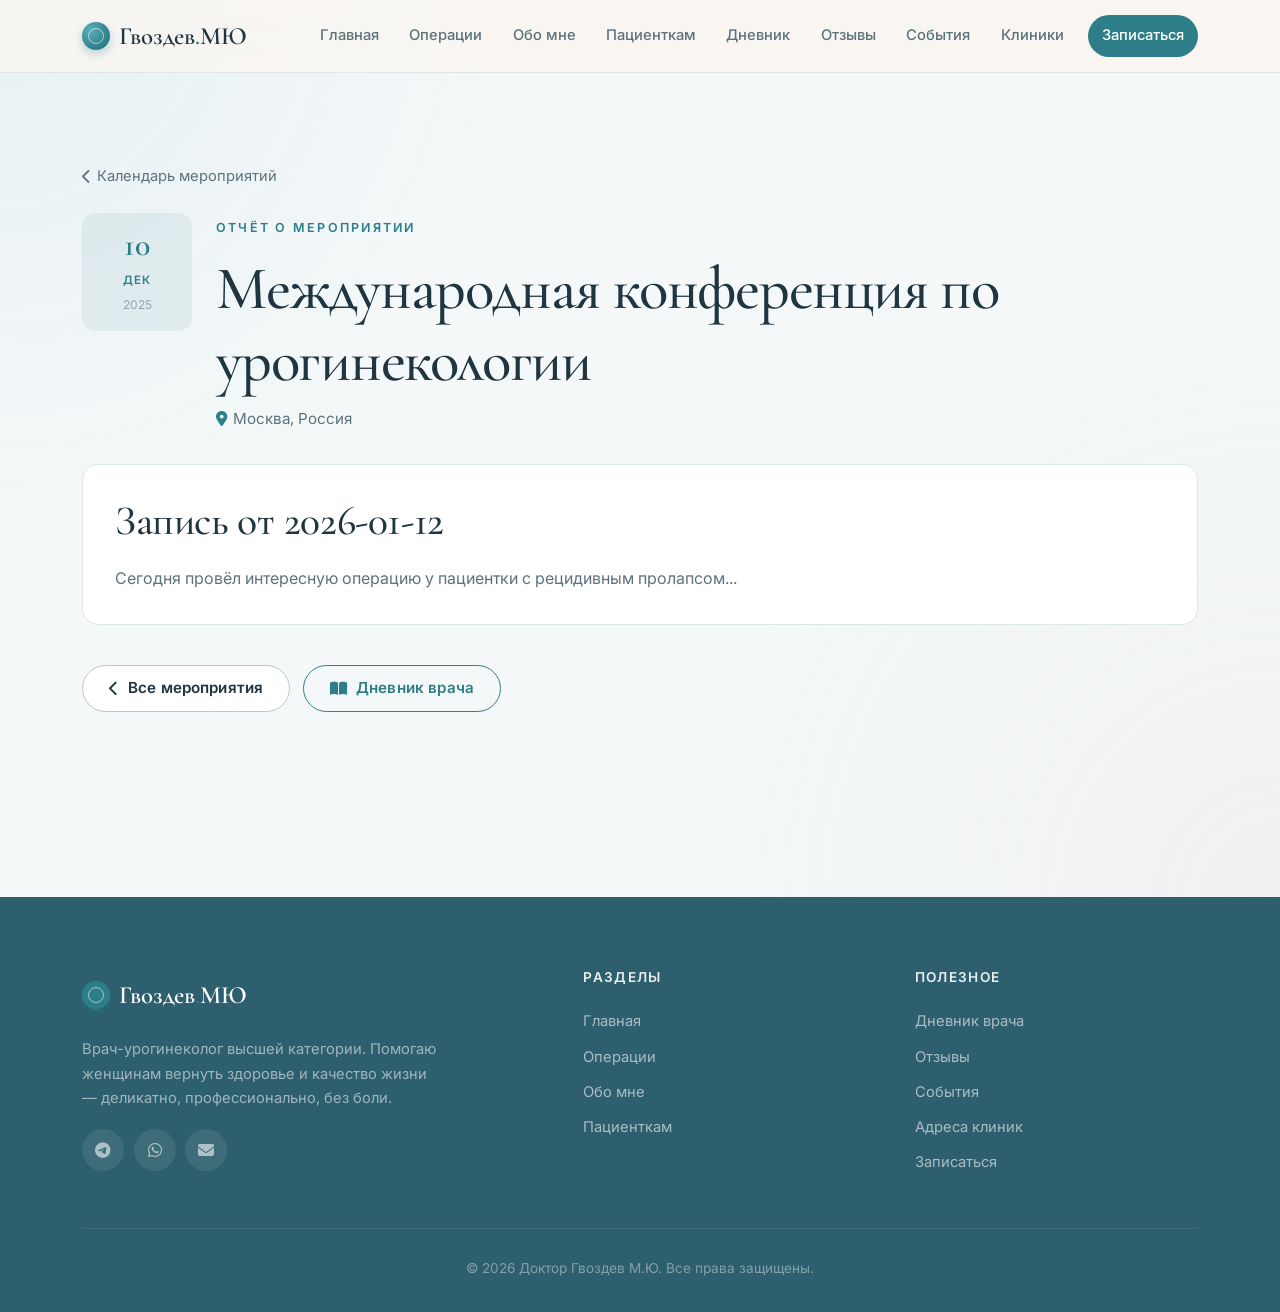
<file: diary/report-1/index.html>
<!DOCTYPE html>
<html lang="ru">
<head>
    <meta charset="UTF-8">
    <meta name="viewport" content="width=device-width, initial-scale=1.0">
    <meta name="description" content="Доктор медицинских наук, профессор, заслуженный врач РФ. Хирургическое лечение недержания мочи, пролапса тазовых органов, свищей и кист уретры. Автор патентованной методики транспозиции уретры.">
    <meta name="theme-color" content="#FAF6F1">
    <title>Международная конференция по урогинекологии | Отчёт о мероприятии</title>
    <link rel="preconnect" href="https://fonts.googleapis.com">
    <link rel="preconnect" href="https://fonts.gstatic.com" crossorigin>
    <link rel="stylesheet" href="https://cdnjs.cloudflare.com/ajax/libs/font-awesome/6.5.0/css/all.min.css">
    <link rel="stylesheet" href="../../static/css/main.css">
    
</head>
<body>

<header>
    <div class="header-inner">
        <a href="../../index.html" class="logo">
            <span class="logo-mark" aria-hidden="true"></span>
            <span>Гвоздев<span style="color: var(--primary)">.</span>МЮ</span>
        </a>
        <button class="mobile-menu-toggle" aria-label="Открыть меню" aria-controls="main-nav" aria-expanded="false">
            <i class="fas fa-bars"></i>
        </button>
        <nav id="main-nav" class="desktop-nav" aria-label="Главное меню">
            <a href="../../index.html">Главная</a>
            <a href="../../index.html#procedures">Операции</a>
            <a href="../../index.html#about">Обо мне</a>
            <a href="../../index.html#useful">Пациенткам</a>
            <a href="../index.html">Дневник</a>
            <a href="../../reviews/index.html">Отзывы</a>
            <a href="../../events/index.html">События</a>
            <a href="../../index.html#clinics">Клиники</a>
            <a href="../../index.html#contact" class="nav-cta">Записаться</a>
        </nav>
    </div>
</header>



<main>
    
<section>
  <div class="container">

    <a href="../../events/index.html" style="display: inline-flex; align-items: center; gap: 0.4rem; color: var(--text-muted); font-size: 0.92rem; margin-bottom: 1.5rem;">
      <i class="fas fa-chevron-left"></i> Календарь мероприятий
    </a>

    <div style="display: grid; grid-template-columns: 110px 1fr; gap: 1.5rem; align-items: start; margin-bottom: 2rem;">
      <div class="event-date-block">
        <span class="day">10</span>
        <span class="month">Дек</span>
        <span class="year">2025</span>
      </div>
      <div>
        <span class="eyebrow">Отчёт о мероприятии</span>
        <h1 style="margin-bottom: 0.6rem;">Международная конференция по урогинекологии</h1>
        <div class="event-meta" style="margin: 0;">
          <i class="fas fa-location-dot"></i>Москва, Россия
        </div>
      </div>
    </div>

    
      <article class="blog-item">
        
        <h2>Запись от 2026-01-12</h2>
        <div class="blog-content"><p>Сегодня провёл интересную операцию у пациентки с рецидивным пролапсом...</p></div>
      </article>
    

    <div style="margin-top: 2.5rem; display: flex; gap: 0.8rem; flex-wrap: wrap;">
      <a href="../../events/index.html" class="btn btn-ghost">
        <i class="fas fa-chevron-left"></i> Все мероприятия
      </a>
      <a href="../index.html" class="btn btn-outline">
        <i class="fas fa-book-open"></i> Дневник врача
      </a>
    </div>

  </div>
</section>

</main>

<footer>
    <div class="container">
        <div class="footer-grid">
            <div class="footer-brand">
                <a href="../../index.html" class="logo">
                    <span class="logo-mark" aria-hidden="true"></span>
                    <span style="color: white">Гвоздев<span style="color: var(--primary)">.</span>МЮ</span>
                </a>
                <p class="footer-tag">
                    Врач-урогинеколог высшей категории. Помогаю женщинам вернуть здоровье и качество жизни — деликатно, профессионально, без боли.
                </p>
                <div class="social-icons">
                    
                    <a href="https://t.me/gvozdev_md" target="_blank" rel="noopener" aria-label="Telegram"><i class="fab fa-telegram-plane"></i></a>
                    
                    
                    <a href="https://wa.me/79991234567" target="_blank" rel="noopener" aria-label="WhatsApp"><i class="fab fa-whatsapp"></i></a>
                    
                    
                    <a href="mailto:info@gvozdev.md" aria-label="Email"><i class="fas fa-envelope"></i></a>
                    
                </div>
            </div>

            <div>
                <h4>Разделы</h4>
                <ul>
                    <li><a href="../../index.html">Главная</a></li>
                    <li><a href="../../index.html#procedures">Операции</a></li>
                    <li><a href="../../index.html#about">Обо мне</a></li>
                    <li><a href="../../index.html#useful">Пациенткам</a></li>
                </ul>
            </div>

            <div>
                <h4>Полезное</h4>
                <ul>
                    <li><a href="../index.html">Дневник врача</a></li>
                    <li><a href="../../reviews/index.html">Отзывы</a></li>
                    <li><a href="../../events/index.html">События</a></li>
                    <li><a href="../../index.html#clinics">Адреса клиник</a></li>
                    <li><a href="../../index.html#contact">Записаться</a></li>
                </ul>
            </div>
        </div>

        <div class="footer-bottom">
            © 2026 Доктор Гвоздев М.Ю. Все права защищены.
        </div>
    </div>
</footer>

<script src="../../static/js/main.js"></script>


</body>
</html>
</file>
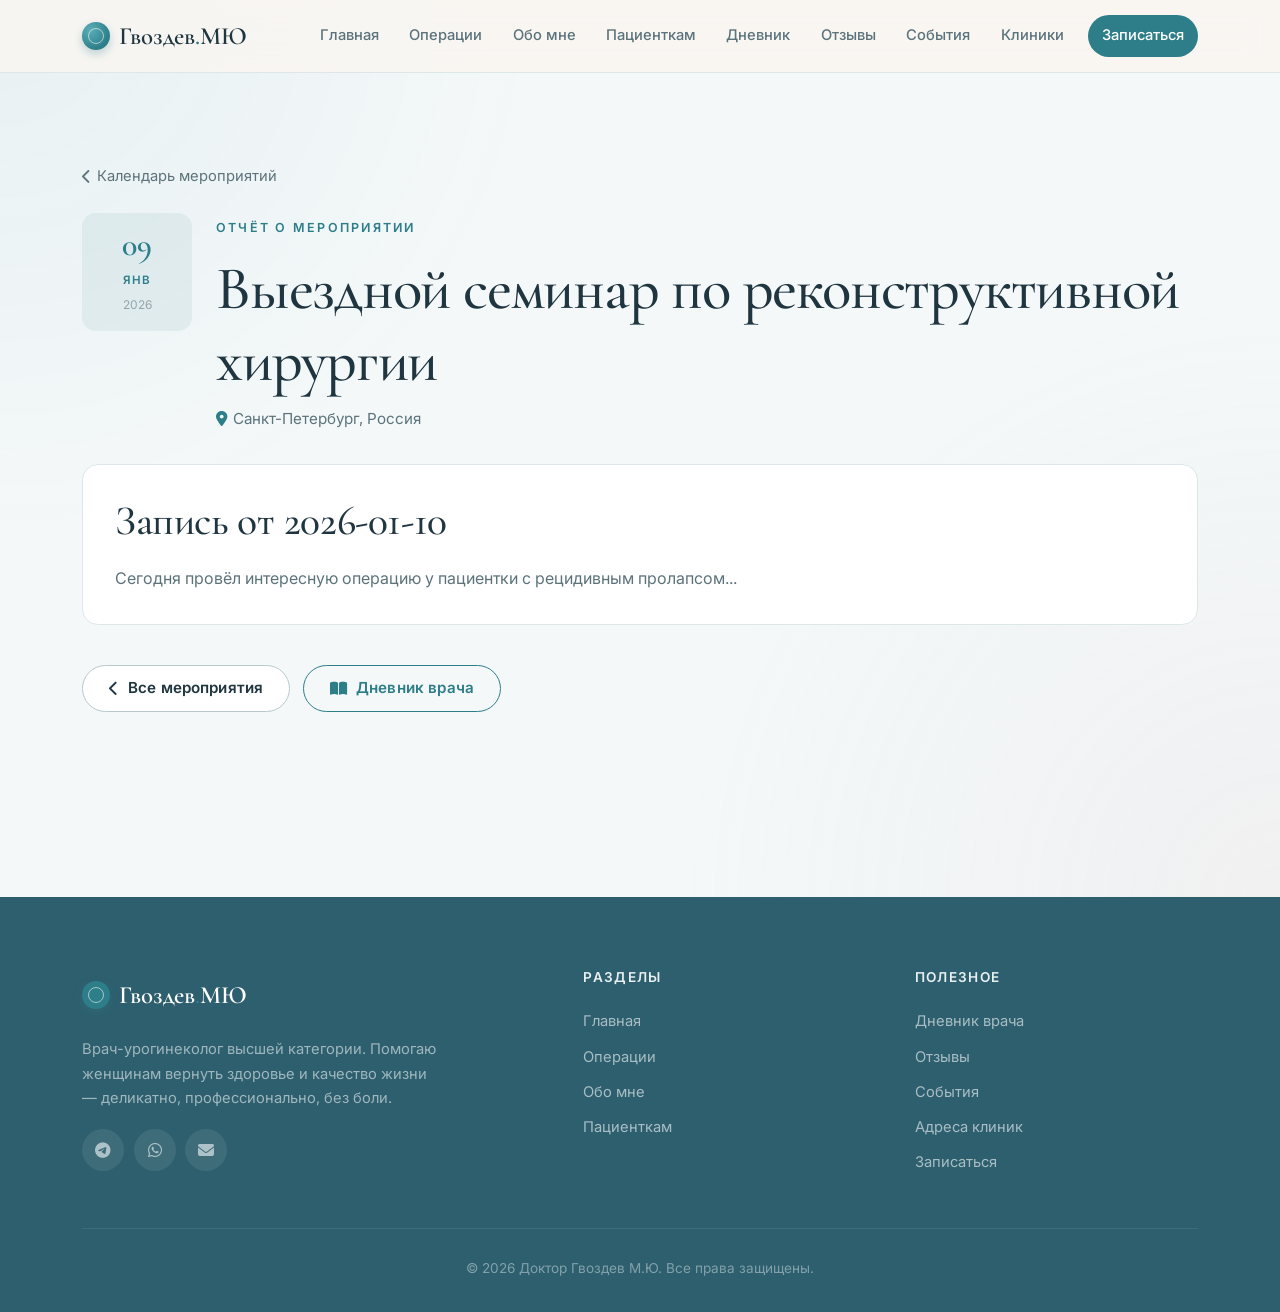
<file: diary/report-2/index.html>
<!DOCTYPE html>
<html lang="ru">
<head>
    <meta charset="UTF-8">
    <meta name="viewport" content="width=device-width, initial-scale=1.0">
    <meta name="description" content="Доктор медицинских наук, профессор, заслуженный врач РФ. Хирургическое лечение недержания мочи, пролапса тазовых органов, свищей и кист уретры. Автор патентованной методики транспозиции уретры.">
    <meta name="theme-color" content="#FAF6F1">
    <title>Выездной семинар по реконструктивной хирургии | Отчёт о мероприятии</title>
    <link rel="preconnect" href="https://fonts.googleapis.com">
    <link rel="preconnect" href="https://fonts.gstatic.com" crossorigin>
    <link rel="stylesheet" href="https://cdnjs.cloudflare.com/ajax/libs/font-awesome/6.5.0/css/all.min.css">
    <link rel="stylesheet" href="../../static/css/main.css">
    
</head>
<body>

<header>
    <div class="header-inner">
        <a href="../../index.html" class="logo">
            <span class="logo-mark" aria-hidden="true"></span>
            <span>Гвоздев<span style="color: var(--primary)">.</span>МЮ</span>
        </a>
        <button class="mobile-menu-toggle" aria-label="Открыть меню" aria-controls="main-nav" aria-expanded="false">
            <i class="fas fa-bars"></i>
        </button>
        <nav id="main-nav" class="desktop-nav" aria-label="Главное меню">
            <a href="../../index.html">Главная</a>
            <a href="../../index.html#procedures">Операции</a>
            <a href="../../index.html#about">Обо мне</a>
            <a href="../../index.html#useful">Пациенткам</a>
            <a href="../index.html">Дневник</a>
            <a href="../../reviews/index.html">Отзывы</a>
            <a href="../../events/index.html">События</a>
            <a href="../../index.html#clinics">Клиники</a>
            <a href="../../index.html#contact" class="nav-cta">Записаться</a>
        </nav>
    </div>
</header>



<main>
    
<section>
  <div class="container">

    <a href="../../events/index.html" style="display: inline-flex; align-items: center; gap: 0.4rem; color: var(--text-muted); font-size: 0.92rem; margin-bottom: 1.5rem;">
      <i class="fas fa-chevron-left"></i> Календарь мероприятий
    </a>

    <div style="display: grid; grid-template-columns: 110px 1fr; gap: 1.5rem; align-items: start; margin-bottom: 2rem;">
      <div class="event-date-block">
        <span class="day">09</span>
        <span class="month">Янв</span>
        <span class="year">2026</span>
      </div>
      <div>
        <span class="eyebrow">Отчёт о мероприятии</span>
        <h1 style="margin-bottom: 0.6rem;">Выездной семинар по реконструктивной хирургии</h1>
        <div class="event-meta" style="margin: 0;">
          <i class="fas fa-location-dot"></i>Санкт-Петербург, Россия
        </div>
      </div>
    </div>

    
      <article class="blog-item">
        
        <h2>Запись от 2026-01-10</h2>
        <div class="blog-content"><p>Сегодня провёл интересную операцию у пациентки с рецидивным пролапсом...</p></div>
      </article>
    

    <div style="margin-top: 2.5rem; display: flex; gap: 0.8rem; flex-wrap: wrap;">
      <a href="../../events/index.html" class="btn btn-ghost">
        <i class="fas fa-chevron-left"></i> Все мероприятия
      </a>
      <a href="../index.html" class="btn btn-outline">
        <i class="fas fa-book-open"></i> Дневник врача
      </a>
    </div>

  </div>
</section>

</main>

<footer>
    <div class="container">
        <div class="footer-grid">
            <div class="footer-brand">
                <a href="../../index.html" class="logo">
                    <span class="logo-mark" aria-hidden="true"></span>
                    <span style="color: white">Гвоздев<span style="color: var(--primary)">.</span>МЮ</span>
                </a>
                <p class="footer-tag">
                    Врач-урогинеколог высшей категории. Помогаю женщинам вернуть здоровье и качество жизни — деликатно, профессионально, без боли.
                </p>
                <div class="social-icons">
                    
                    <a href="https://t.me/gvozdev_md" target="_blank" rel="noopener" aria-label="Telegram"><i class="fab fa-telegram-plane"></i></a>
                    
                    
                    <a href="https://wa.me/79991234567" target="_blank" rel="noopener" aria-label="WhatsApp"><i class="fab fa-whatsapp"></i></a>
                    
                    
                    <a href="mailto:info@gvozdev.md" aria-label="Email"><i class="fas fa-envelope"></i></a>
                    
                </div>
            </div>

            <div>
                <h4>Разделы</h4>
                <ul>
                    <li><a href="../../index.html">Главная</a></li>
                    <li><a href="../../index.html#procedures">Операции</a></li>
                    <li><a href="../../index.html#about">Обо мне</a></li>
                    <li><a href="../../index.html#useful">Пациенткам</a></li>
                </ul>
            </div>

            <div>
                <h4>Полезное</h4>
                <ul>
                    <li><a href="../index.html">Дневник врача</a></li>
                    <li><a href="../../reviews/index.html">Отзывы</a></li>
                    <li><a href="../../events/index.html">События</a></li>
                    <li><a href="../../index.html#clinics">Адреса клиник</a></li>
                    <li><a href="../../index.html#contact">Записаться</a></li>
                </ul>
            </div>
        </div>

        <div class="footer-bottom">
            © 2026 Доктор Гвоздев М.Ю. Все права защищены.
        </div>
    </div>
</footer>

<script src="../../static/js/main.js"></script>


</body>
</html>
</file>
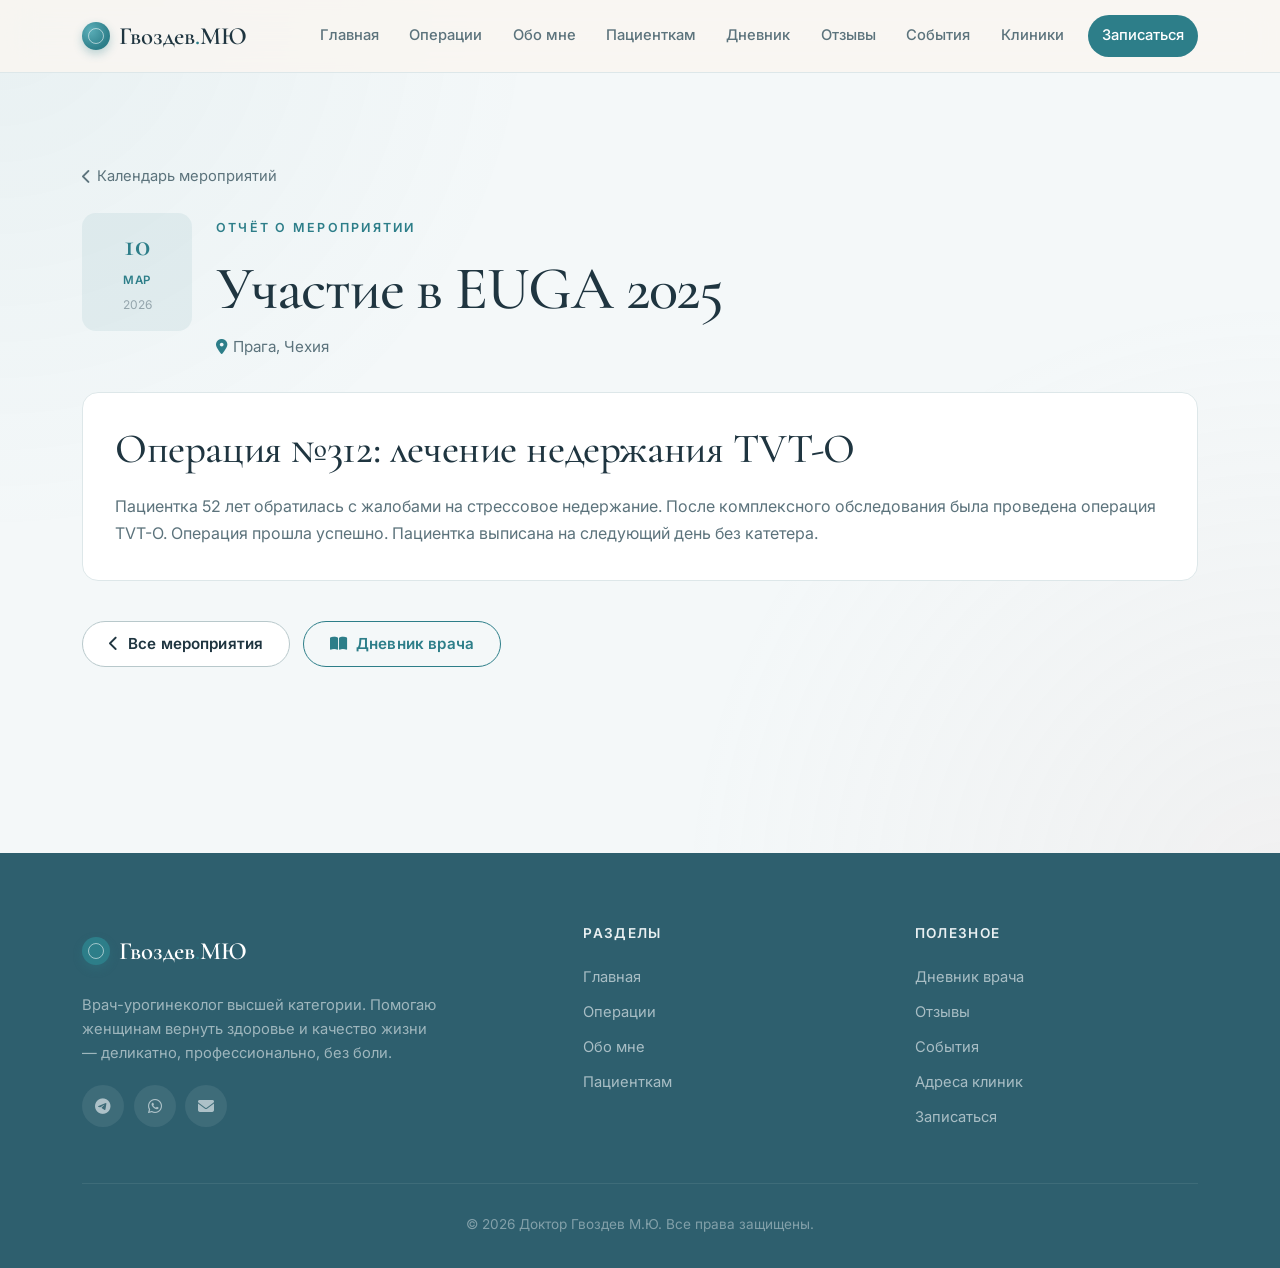
<file: diary/report-3/index.html>
<!DOCTYPE html>
<html lang="ru">
<head>
    <meta charset="UTF-8">
    <meta name="viewport" content="width=device-width, initial-scale=1.0">
    <meta name="description" content="Доктор медицинских наук, профессор, заслуженный врач РФ. Хирургическое лечение недержания мочи, пролапса тазовых органов, свищей и кист уретры. Автор патентованной методики транспозиции уретры.">
    <meta name="theme-color" content="#FAF6F1">
    <title>Участие в EUGA 2025 | Отчёт о мероприятии</title>
    <link rel="preconnect" href="https://fonts.googleapis.com">
    <link rel="preconnect" href="https://fonts.gstatic.com" crossorigin>
    <link rel="stylesheet" href="https://cdnjs.cloudflare.com/ajax/libs/font-awesome/6.5.0/css/all.min.css">
    <link rel="stylesheet" href="../../static/css/main.css">
    
</head>
<body>

<header>
    <div class="header-inner">
        <a href="../../index.html" class="logo">
            <span class="logo-mark" aria-hidden="true"></span>
            <span>Гвоздев<span style="color: var(--primary)">.</span>МЮ</span>
        </a>
        <button class="mobile-menu-toggle" aria-label="Открыть меню" aria-controls="main-nav" aria-expanded="false">
            <i class="fas fa-bars"></i>
        </button>
        <nav id="main-nav" class="desktop-nav" aria-label="Главное меню">
            <a href="../../index.html">Главная</a>
            <a href="../../index.html#procedures">Операции</a>
            <a href="../../index.html#about">Обо мне</a>
            <a href="../../index.html#useful">Пациенткам</a>
            <a href="../index.html">Дневник</a>
            <a href="../../reviews/index.html">Отзывы</a>
            <a href="../../events/index.html">События</a>
            <a href="../../index.html#clinics">Клиники</a>
            <a href="../../index.html#contact" class="nav-cta">Записаться</a>
        </nav>
    </div>
</header>



<main>
    
<section>
  <div class="container">

    <a href="../../events/index.html" style="display: inline-flex; align-items: center; gap: 0.4rem; color: var(--text-muted); font-size: 0.92rem; margin-bottom: 1.5rem;">
      <i class="fas fa-chevron-left"></i> Календарь мероприятий
    </a>

    <div style="display: grid; grid-template-columns: 110px 1fr; gap: 1.5rem; align-items: start; margin-bottom: 2rem;">
      <div class="event-date-block">
        <span class="day">10</span>
        <span class="month">Мар</span>
        <span class="year">2026</span>
      </div>
      <div>
        <span class="eyebrow">Отчёт о мероприятии</span>
        <h1 style="margin-bottom: 0.6rem;">Участие в EUGA 2025</h1>
        <div class="event-meta" style="margin: 0;">
          <i class="fas fa-location-dot"></i>Прага, Чехия
        </div>
      </div>
    </div>

    
      <article class="blog-item">
        
        <h2>Операция №312: лечение недержания TVT-O</h2>
        <div class="blog-content"><p>Пациентка 52 лет обратилась с жалобами на стрессовое недержание. После комплексного обследования была проведена операция TVT-O. Операция прошла успешно. Пациентка выписана на следующий день без катетера.</p></div>
      </article>
    

    <div style="margin-top: 2.5rem; display: flex; gap: 0.8rem; flex-wrap: wrap;">
      <a href="../../events/index.html" class="btn btn-ghost">
        <i class="fas fa-chevron-left"></i> Все мероприятия
      </a>
      <a href="../index.html" class="btn btn-outline">
        <i class="fas fa-book-open"></i> Дневник врача
      </a>
    </div>

  </div>
</section>

</main>

<footer>
    <div class="container">
        <div class="footer-grid">
            <div class="footer-brand">
                <a href="../../index.html" class="logo">
                    <span class="logo-mark" aria-hidden="true"></span>
                    <span style="color: white">Гвоздев<span style="color: var(--primary)">.</span>МЮ</span>
                </a>
                <p class="footer-tag">
                    Врач-урогинеколог высшей категории. Помогаю женщинам вернуть здоровье и качество жизни — деликатно, профессионально, без боли.
                </p>
                <div class="social-icons">
                    
                    <a href="https://t.me/gvozdev_md" target="_blank" rel="noopener" aria-label="Telegram"><i class="fab fa-telegram-plane"></i></a>
                    
                    
                    <a href="https://wa.me/79991234567" target="_blank" rel="noopener" aria-label="WhatsApp"><i class="fab fa-whatsapp"></i></a>
                    
                    
                    <a href="mailto:info@gvozdev.md" aria-label="Email"><i class="fas fa-envelope"></i></a>
                    
                </div>
            </div>

            <div>
                <h4>Разделы</h4>
                <ul>
                    <li><a href="../../index.html">Главная</a></li>
                    <li><a href="../../index.html#procedures">Операции</a></li>
                    <li><a href="../../index.html#about">Обо мне</a></li>
                    <li><a href="../../index.html#useful">Пациенткам</a></li>
                </ul>
            </div>

            <div>
                <h4>Полезное</h4>
                <ul>
                    <li><a href="../index.html">Дневник врача</a></li>
                    <li><a href="../../reviews/index.html">Отзывы</a></li>
                    <li><a href="../../events/index.html">События</a></li>
                    <li><a href="../../index.html#clinics">Адреса клиник</a></li>
                    <li><a href="../../index.html#contact">Записаться</a></li>
                </ul>
            </div>
        </div>

        <div class="footer-bottom">
            © 2026 Доктор Гвоздев М.Ю. Все права защищены.
        </div>
    </div>
</footer>

<script src="../../static/js/main.js"></script>


</body>
</html>
</file>
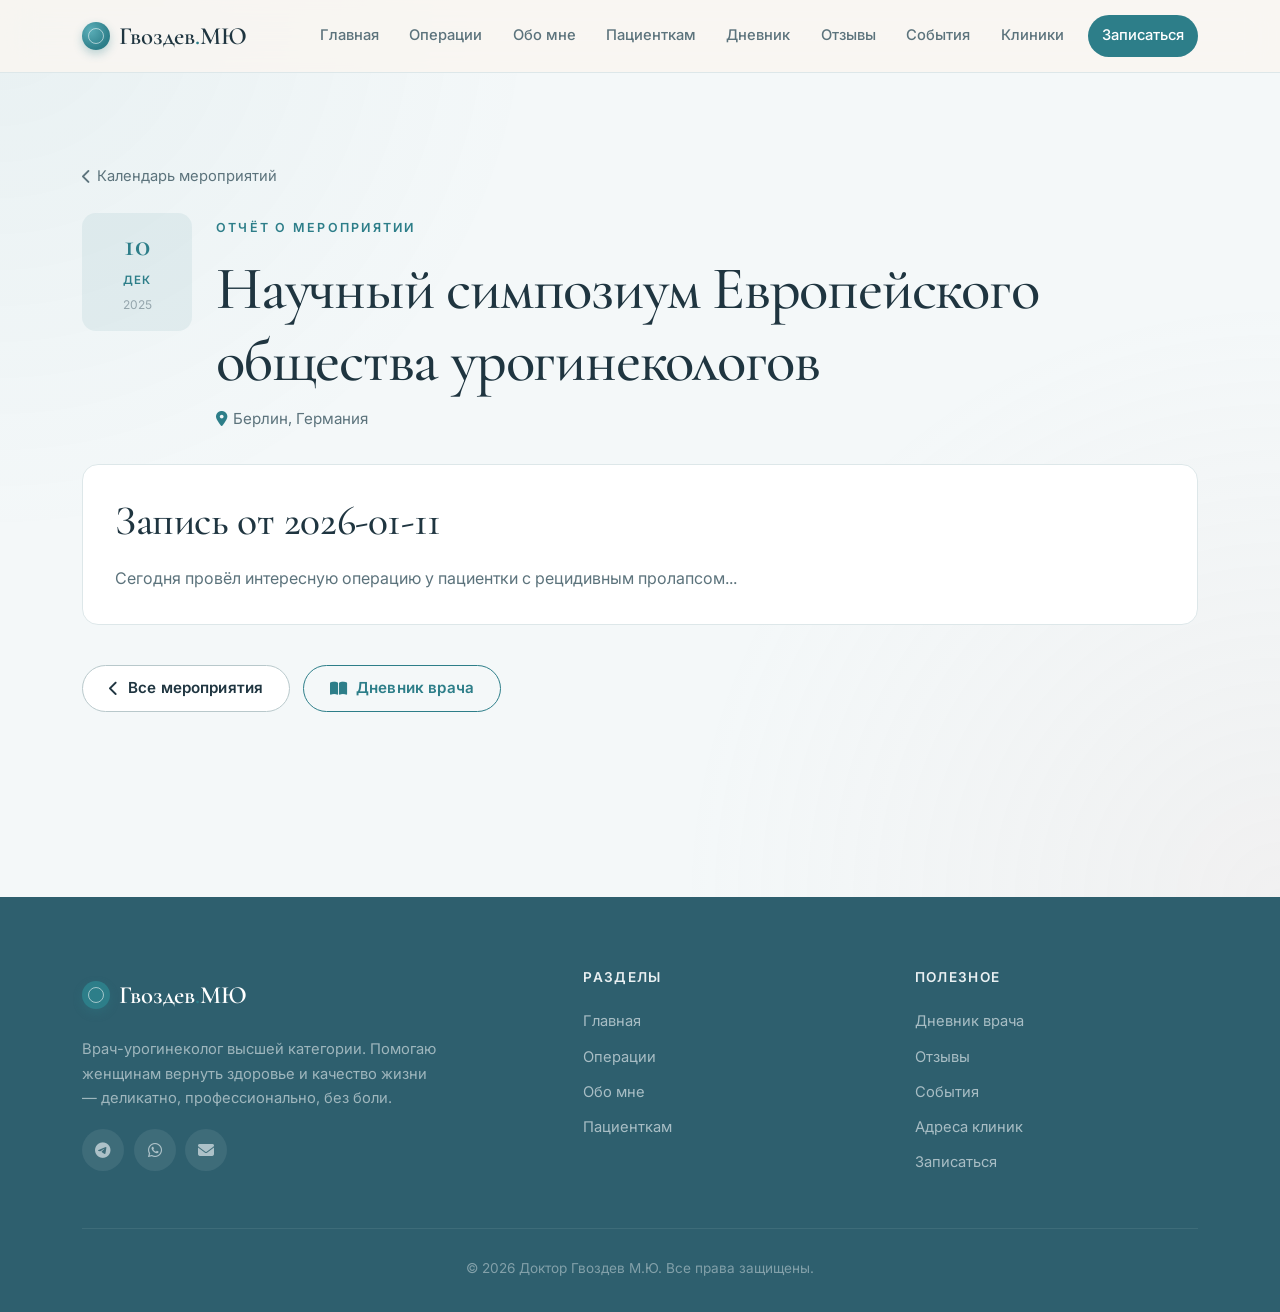
<file: diary/report-7/index.html>
<!DOCTYPE html>
<html lang="ru">
<head>
    <meta charset="UTF-8">
    <meta name="viewport" content="width=device-width, initial-scale=1.0">
    <meta name="description" content="Доктор медицинских наук, профессор, заслуженный врач РФ. Хирургическое лечение недержания мочи, пролапса тазовых органов, свищей и кист уретры. Автор патентованной методики транспозиции уретры.">
    <meta name="theme-color" content="#FAF6F1">
    <title>Научный симпозиум Европейского общества урогинекологов | Отчёт о мероприятии</title>
    <link rel="preconnect" href="https://fonts.googleapis.com">
    <link rel="preconnect" href="https://fonts.gstatic.com" crossorigin>
    <link rel="stylesheet" href="https://cdnjs.cloudflare.com/ajax/libs/font-awesome/6.5.0/css/all.min.css">
    <link rel="stylesheet" href="../../static/css/main.css">
    
</head>
<body>

<header>
    <div class="header-inner">
        <a href="../../index.html" class="logo">
            <span class="logo-mark" aria-hidden="true"></span>
            <span>Гвоздев<span style="color: var(--primary)">.</span>МЮ</span>
        </a>
        <button class="mobile-menu-toggle" aria-label="Открыть меню" aria-controls="main-nav" aria-expanded="false">
            <i class="fas fa-bars"></i>
        </button>
        <nav id="main-nav" class="desktop-nav" aria-label="Главное меню">
            <a href="../../index.html">Главная</a>
            <a href="../../index.html#procedures">Операции</a>
            <a href="../../index.html#about">Обо мне</a>
            <a href="../../index.html#useful">Пациенткам</a>
            <a href="../index.html">Дневник</a>
            <a href="../../reviews/index.html">Отзывы</a>
            <a href="../../events/index.html">События</a>
            <a href="../../index.html#clinics">Клиники</a>
            <a href="../../index.html#contact" class="nav-cta">Записаться</a>
        </nav>
    </div>
</header>



<main>
    
<section>
  <div class="container">

    <a href="../../events/index.html" style="display: inline-flex; align-items: center; gap: 0.4rem; color: var(--text-muted); font-size: 0.92rem; margin-bottom: 1.5rem;">
      <i class="fas fa-chevron-left"></i> Календарь мероприятий
    </a>

    <div style="display: grid; grid-template-columns: 110px 1fr; gap: 1.5rem; align-items: start; margin-bottom: 2rem;">
      <div class="event-date-block">
        <span class="day">10</span>
        <span class="month">Дек</span>
        <span class="year">2025</span>
      </div>
      <div>
        <span class="eyebrow">Отчёт о мероприятии</span>
        <h1 style="margin-bottom: 0.6rem;">Научный симпозиум Европейского общества урогинекологов</h1>
        <div class="event-meta" style="margin: 0;">
          <i class="fas fa-location-dot"></i>Берлин, Германия
        </div>
      </div>
    </div>

    
      <article class="blog-item">
        
        <h2>Запись от 2026-01-11</h2>
        <div class="blog-content"><p>Сегодня провёл интересную операцию у пациентки с рецидивным пролапсом...</p></div>
      </article>
    

    <div style="margin-top: 2.5rem; display: flex; gap: 0.8rem; flex-wrap: wrap;">
      <a href="../../events/index.html" class="btn btn-ghost">
        <i class="fas fa-chevron-left"></i> Все мероприятия
      </a>
      <a href="../index.html" class="btn btn-outline">
        <i class="fas fa-book-open"></i> Дневник врача
      </a>
    </div>

  </div>
</section>

</main>

<footer>
    <div class="container">
        <div class="footer-grid">
            <div class="footer-brand">
                <a href="../../index.html" class="logo">
                    <span class="logo-mark" aria-hidden="true"></span>
                    <span style="color: white">Гвоздев<span style="color: var(--primary)">.</span>МЮ</span>
                </a>
                <p class="footer-tag">
                    Врач-урогинеколог высшей категории. Помогаю женщинам вернуть здоровье и качество жизни — деликатно, профессионально, без боли.
                </p>
                <div class="social-icons">
                    
                    <a href="https://t.me/gvozdev_md" target="_blank" rel="noopener" aria-label="Telegram"><i class="fab fa-telegram-plane"></i></a>
                    
                    
                    <a href="https://wa.me/79991234567" target="_blank" rel="noopener" aria-label="WhatsApp"><i class="fab fa-whatsapp"></i></a>
                    
                    
                    <a href="mailto:info@gvozdev.md" aria-label="Email"><i class="fas fa-envelope"></i></a>
                    
                </div>
            </div>

            <div>
                <h4>Разделы</h4>
                <ul>
                    <li><a href="../../index.html">Главная</a></li>
                    <li><a href="../../index.html#procedures">Операции</a></li>
                    <li><a href="../../index.html#about">Обо мне</a></li>
                    <li><a href="../../index.html#useful">Пациенткам</a></li>
                </ul>
            </div>

            <div>
                <h4>Полезное</h4>
                <ul>
                    <li><a href="../index.html">Дневник врача</a></li>
                    <li><a href="../../reviews/index.html">Отзывы</a></li>
                    <li><a href="../../events/index.html">События</a></li>
                    <li><a href="../../index.html#clinics">Адреса клиник</a></li>
                    <li><a href="../../index.html#contact">Записаться</a></li>
                </ul>
            </div>
        </div>

        <div class="footer-bottom">
            © 2026 Доктор Гвоздев М.Ю. Все права защищены.
        </div>
    </div>
</footer>

<script src="../../static/js/main.js"></script>


</body>
</html>
</file>
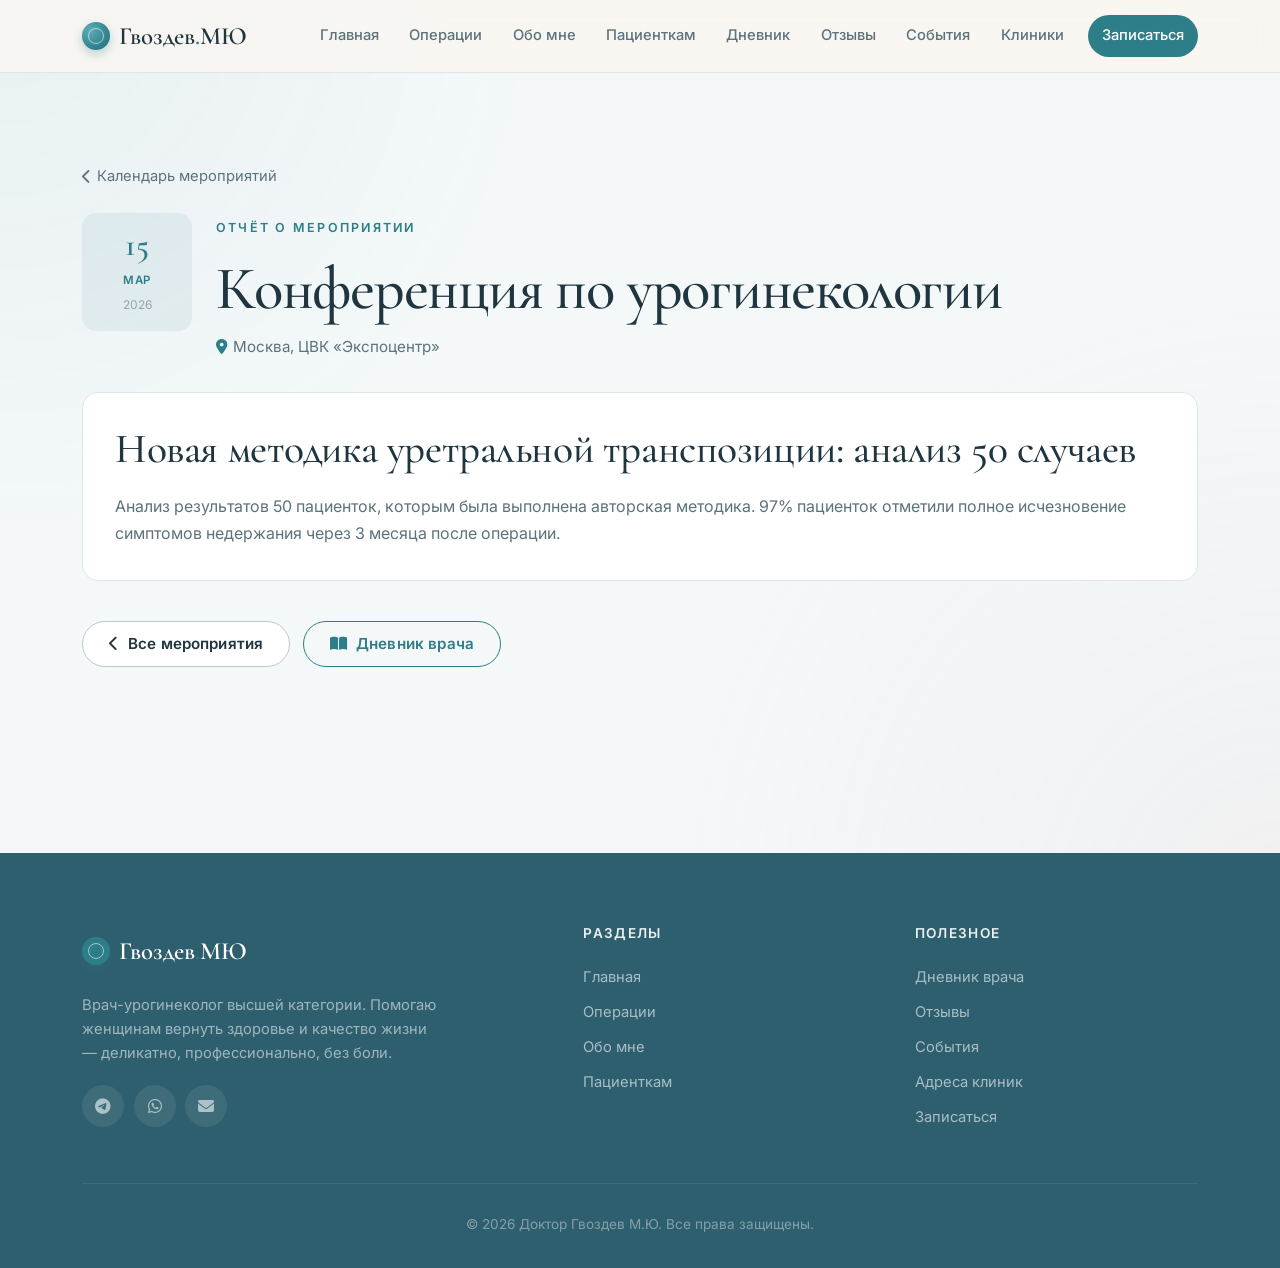
<file: diary/report-8/index.html>
<!DOCTYPE html>
<html lang="ru">
<head>
    <meta charset="UTF-8">
    <meta name="viewport" content="width=device-width, initial-scale=1.0">
    <meta name="description" content="Доктор медицинских наук, профессор, заслуженный врач РФ. Хирургическое лечение недержания мочи, пролапса тазовых органов, свищей и кист уретры. Автор патентованной методики транспозиции уретры.">
    <meta name="theme-color" content="#FAF6F1">
    <title>Конференция по урогинекологии | Отчёт о мероприятии</title>
    <link rel="preconnect" href="https://fonts.googleapis.com">
    <link rel="preconnect" href="https://fonts.gstatic.com" crossorigin>
    <link rel="stylesheet" href="https://cdnjs.cloudflare.com/ajax/libs/font-awesome/6.5.0/css/all.min.css">
    <link rel="stylesheet" href="../../static/css/main.css">
    
</head>
<body>

<header>
    <div class="header-inner">
        <a href="../../index.html" class="logo">
            <span class="logo-mark" aria-hidden="true"></span>
            <span>Гвоздев<span style="color: var(--primary)">.</span>МЮ</span>
        </a>
        <button class="mobile-menu-toggle" aria-label="Открыть меню" aria-controls="main-nav" aria-expanded="false">
            <i class="fas fa-bars"></i>
        </button>
        <nav id="main-nav" class="desktop-nav" aria-label="Главное меню">
            <a href="../../index.html">Главная</a>
            <a href="../../index.html#procedures">Операции</a>
            <a href="../../index.html#about">Обо мне</a>
            <a href="../../index.html#useful">Пациенткам</a>
            <a href="../index.html">Дневник</a>
            <a href="../../reviews/index.html">Отзывы</a>
            <a href="../../events/index.html">События</a>
            <a href="../../index.html#clinics">Клиники</a>
            <a href="../../index.html#contact" class="nav-cta">Записаться</a>
        </nav>
    </div>
</header>



<main>
    
<section>
  <div class="container">

    <a href="../../events/index.html" style="display: inline-flex; align-items: center; gap: 0.4rem; color: var(--text-muted); font-size: 0.92rem; margin-bottom: 1.5rem;">
      <i class="fas fa-chevron-left"></i> Календарь мероприятий
    </a>

    <div style="display: grid; grid-template-columns: 110px 1fr; gap: 1.5rem; align-items: start; margin-bottom: 2rem;">
      <div class="event-date-block">
        <span class="day">15</span>
        <span class="month">Мар</span>
        <span class="year">2026</span>
      </div>
      <div>
        <span class="eyebrow">Отчёт о мероприятии</span>
        <h1 style="margin-bottom: 0.6rem;">Конференция по урогинекологии</h1>
        <div class="event-meta" style="margin: 0;">
          <i class="fas fa-location-dot"></i>Москва, ЦВК «Экспоцентр»
        </div>
      </div>
    </div>

    
      <article class="blog-item">
        
        <h2>Новая методика уретральной транспозиции: анализ 50 случаев</h2>
        <div class="blog-content"><p>Анализ результатов 50 пациенток, которым была выполнена авторская методика. 97% пациенток отметили полное исчезновение симптомов недержания через 3 месяца после операции.</p></div>
      </article>
    

    <div style="margin-top: 2.5rem; display: flex; gap: 0.8rem; flex-wrap: wrap;">
      <a href="../../events/index.html" class="btn btn-ghost">
        <i class="fas fa-chevron-left"></i> Все мероприятия
      </a>
      <a href="../index.html" class="btn btn-outline">
        <i class="fas fa-book-open"></i> Дневник врача
      </a>
    </div>

  </div>
</section>

</main>

<footer>
    <div class="container">
        <div class="footer-grid">
            <div class="footer-brand">
                <a href="../../index.html" class="logo">
                    <span class="logo-mark" aria-hidden="true"></span>
                    <span style="color: white">Гвоздев<span style="color: var(--primary)">.</span>МЮ</span>
                </a>
                <p class="footer-tag">
                    Врач-урогинеколог высшей категории. Помогаю женщинам вернуть здоровье и качество жизни — деликатно, профессионально, без боли.
                </p>
                <div class="social-icons">
                    
                    <a href="https://t.me/gvozdev_md" target="_blank" rel="noopener" aria-label="Telegram"><i class="fab fa-telegram-plane"></i></a>
                    
                    
                    <a href="https://wa.me/79991234567" target="_blank" rel="noopener" aria-label="WhatsApp"><i class="fab fa-whatsapp"></i></a>
                    
                    
                    <a href="mailto:info@gvozdev.md" aria-label="Email"><i class="fas fa-envelope"></i></a>
                    
                </div>
            </div>

            <div>
                <h4>Разделы</h4>
                <ul>
                    <li><a href="../../index.html">Главная</a></li>
                    <li><a href="../../index.html#procedures">Операции</a></li>
                    <li><a href="../../index.html#about">Обо мне</a></li>
                    <li><a href="../../index.html#useful">Пациенткам</a></li>
                </ul>
            </div>

            <div>
                <h4>Полезное</h4>
                <ul>
                    <li><a href="../index.html">Дневник врача</a></li>
                    <li><a href="../../reviews/index.html">Отзывы</a></li>
                    <li><a href="../../events/index.html">События</a></li>
                    <li><a href="../../index.html#clinics">Адреса клиник</a></li>
                    <li><a href="../../index.html#contact">Записаться</a></li>
                </ul>
            </div>
        </div>

        <div class="footer-bottom">
            © 2026 Доктор Гвоздев М.Ю. Все права защищены.
        </div>
    </div>
</footer>

<script src="../../static/js/main.js"></script>


</body>
</html>
</file>
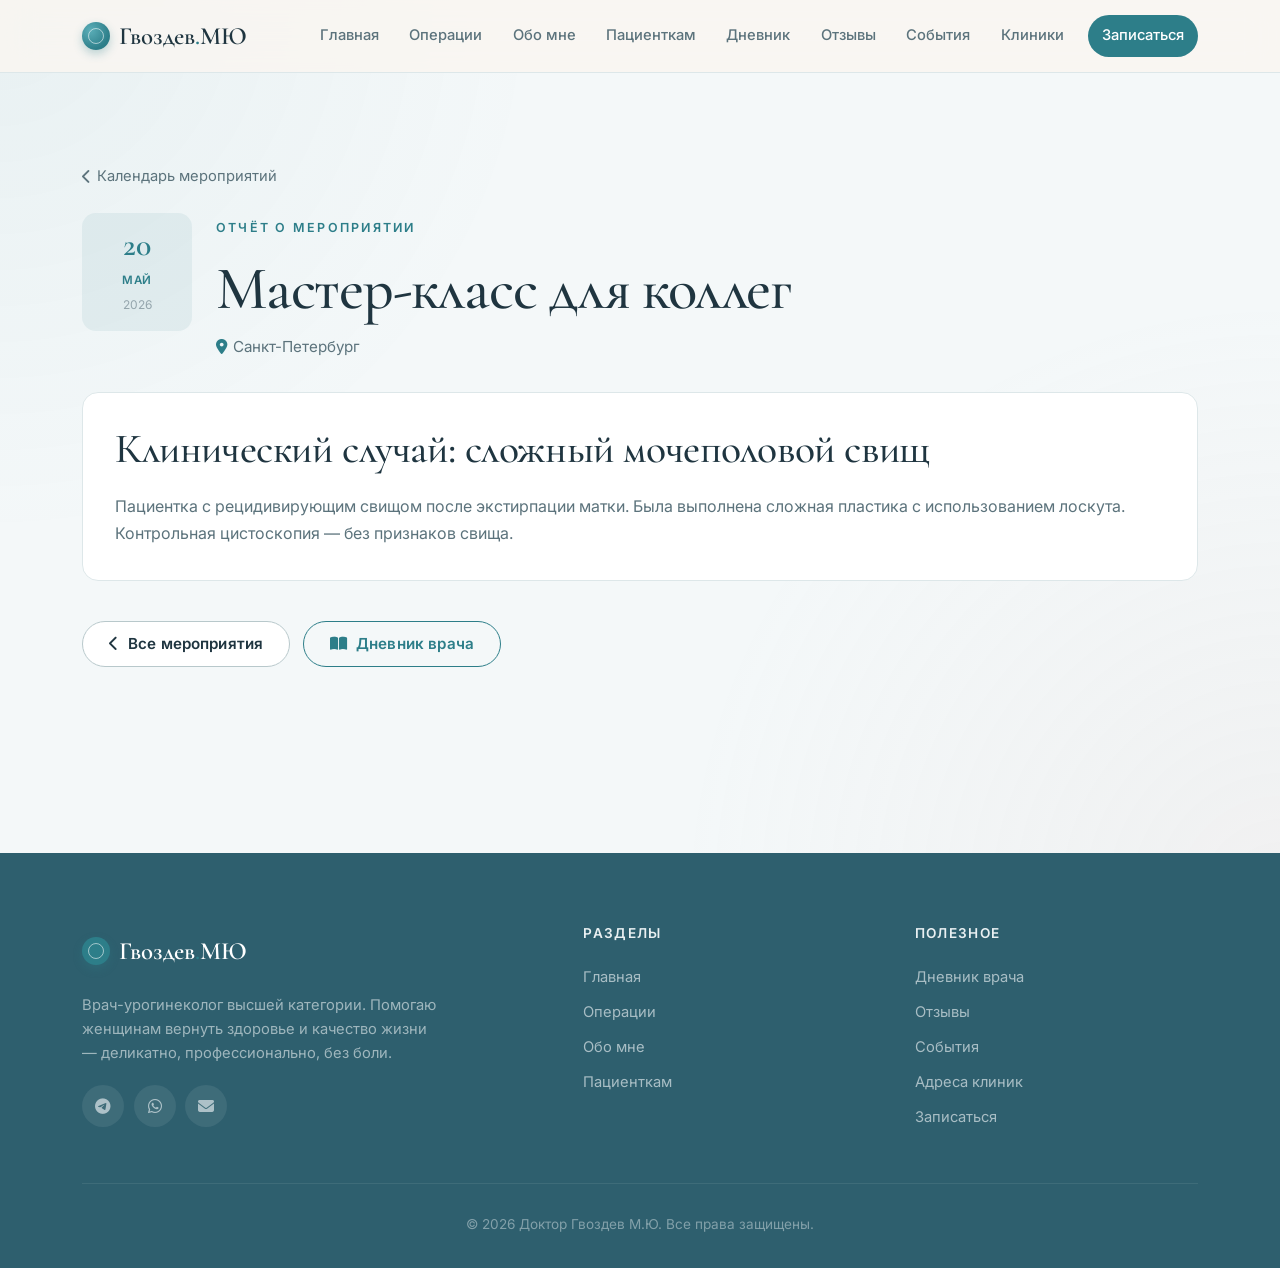
<file: diary/report-9/index.html>
<!DOCTYPE html>
<html lang="ru">
<head>
    <meta charset="UTF-8">
    <meta name="viewport" content="width=device-width, initial-scale=1.0">
    <meta name="description" content="Доктор медицинских наук, профессор, заслуженный врач РФ. Хирургическое лечение недержания мочи, пролапса тазовых органов, свищей и кист уретры. Автор патентованной методики транспозиции уретры.">
    <meta name="theme-color" content="#FAF6F1">
    <title>Мастер-класс для коллег | Отчёт о мероприятии</title>
    <link rel="preconnect" href="https://fonts.googleapis.com">
    <link rel="preconnect" href="https://fonts.gstatic.com" crossorigin>
    <link rel="stylesheet" href="https://cdnjs.cloudflare.com/ajax/libs/font-awesome/6.5.0/css/all.min.css">
    <link rel="stylesheet" href="../../static/css/main.css">
    
</head>
<body>

<header>
    <div class="header-inner">
        <a href="../../index.html" class="logo">
            <span class="logo-mark" aria-hidden="true"></span>
            <span>Гвоздев<span style="color: var(--primary)">.</span>МЮ</span>
        </a>
        <button class="mobile-menu-toggle" aria-label="Открыть меню" aria-controls="main-nav" aria-expanded="false">
            <i class="fas fa-bars"></i>
        </button>
        <nav id="main-nav" class="desktop-nav" aria-label="Главное меню">
            <a href="../../index.html">Главная</a>
            <a href="../../index.html#procedures">Операции</a>
            <a href="../../index.html#about">Обо мне</a>
            <a href="../../index.html#useful">Пациенткам</a>
            <a href="../index.html">Дневник</a>
            <a href="../../reviews/index.html">Отзывы</a>
            <a href="../../events/index.html">События</a>
            <a href="../../index.html#clinics">Клиники</a>
            <a href="../../index.html#contact" class="nav-cta">Записаться</a>
        </nav>
    </div>
</header>



<main>
    
<section>
  <div class="container">

    <a href="../../events/index.html" style="display: inline-flex; align-items: center; gap: 0.4rem; color: var(--text-muted); font-size: 0.92rem; margin-bottom: 1.5rem;">
      <i class="fas fa-chevron-left"></i> Календарь мероприятий
    </a>

    <div style="display: grid; grid-template-columns: 110px 1fr; gap: 1.5rem; align-items: start; margin-bottom: 2rem;">
      <div class="event-date-block">
        <span class="day">20</span>
        <span class="month">Май</span>
        <span class="year">2026</span>
      </div>
      <div>
        <span class="eyebrow">Отчёт о мероприятии</span>
        <h1 style="margin-bottom: 0.6rem;">Мастер-класс для коллег</h1>
        <div class="event-meta" style="margin: 0;">
          <i class="fas fa-location-dot"></i>Санкт-Петербург
        </div>
      </div>
    </div>

    
      <article class="blog-item">
        
        <h2>Клинический случай: сложный мочеполовой свищ</h2>
        <div class="blog-content"><p>Пациентка с рецидивирующим свищом после экстирпации матки. Была выполнена сложная пластика с использованием лоскута. Контрольная цистоскопия &mdash; без признаков свища.</p></div>
      </article>
    

    <div style="margin-top: 2.5rem; display: flex; gap: 0.8rem; flex-wrap: wrap;">
      <a href="../../events/index.html" class="btn btn-ghost">
        <i class="fas fa-chevron-left"></i> Все мероприятия
      </a>
      <a href="../index.html" class="btn btn-outline">
        <i class="fas fa-book-open"></i> Дневник врача
      </a>
    </div>

  </div>
</section>

</main>

<footer>
    <div class="container">
        <div class="footer-grid">
            <div class="footer-brand">
                <a href="../../index.html" class="logo">
                    <span class="logo-mark" aria-hidden="true"></span>
                    <span style="color: white">Гвоздев<span style="color: var(--primary)">.</span>МЮ</span>
                </a>
                <p class="footer-tag">
                    Врач-урогинеколог высшей категории. Помогаю женщинам вернуть здоровье и качество жизни — деликатно, профессионально, без боли.
                </p>
                <div class="social-icons">
                    
                    <a href="https://t.me/gvozdev_md" target="_blank" rel="noopener" aria-label="Telegram"><i class="fab fa-telegram-plane"></i></a>
                    
                    
                    <a href="https://wa.me/79991234567" target="_blank" rel="noopener" aria-label="WhatsApp"><i class="fab fa-whatsapp"></i></a>
                    
                    
                    <a href="mailto:info@gvozdev.md" aria-label="Email"><i class="fas fa-envelope"></i></a>
                    
                </div>
            </div>

            <div>
                <h4>Разделы</h4>
                <ul>
                    <li><a href="../../index.html">Главная</a></li>
                    <li><a href="../../index.html#procedures">Операции</a></li>
                    <li><a href="../../index.html#about">Обо мне</a></li>
                    <li><a href="../../index.html#useful">Пациенткам</a></li>
                </ul>
            </div>

            <div>
                <h4>Полезное</h4>
                <ul>
                    <li><a href="../index.html">Дневник врача</a></li>
                    <li><a href="../../reviews/index.html">Отзывы</a></li>
                    <li><a href="../../events/index.html">События</a></li>
                    <li><a href="../../index.html#clinics">Адреса клиник</a></li>
                    <li><a href="../../index.html#contact">Записаться</a></li>
                </ul>
            </div>
        </div>

        <div class="footer-bottom">
            © 2026 Доктор Гвоздев М.Ю. Все права защищены.
        </div>
    </div>
</footer>

<script src="../../static/js/main.js"></script>


</body>
</html>
</file>
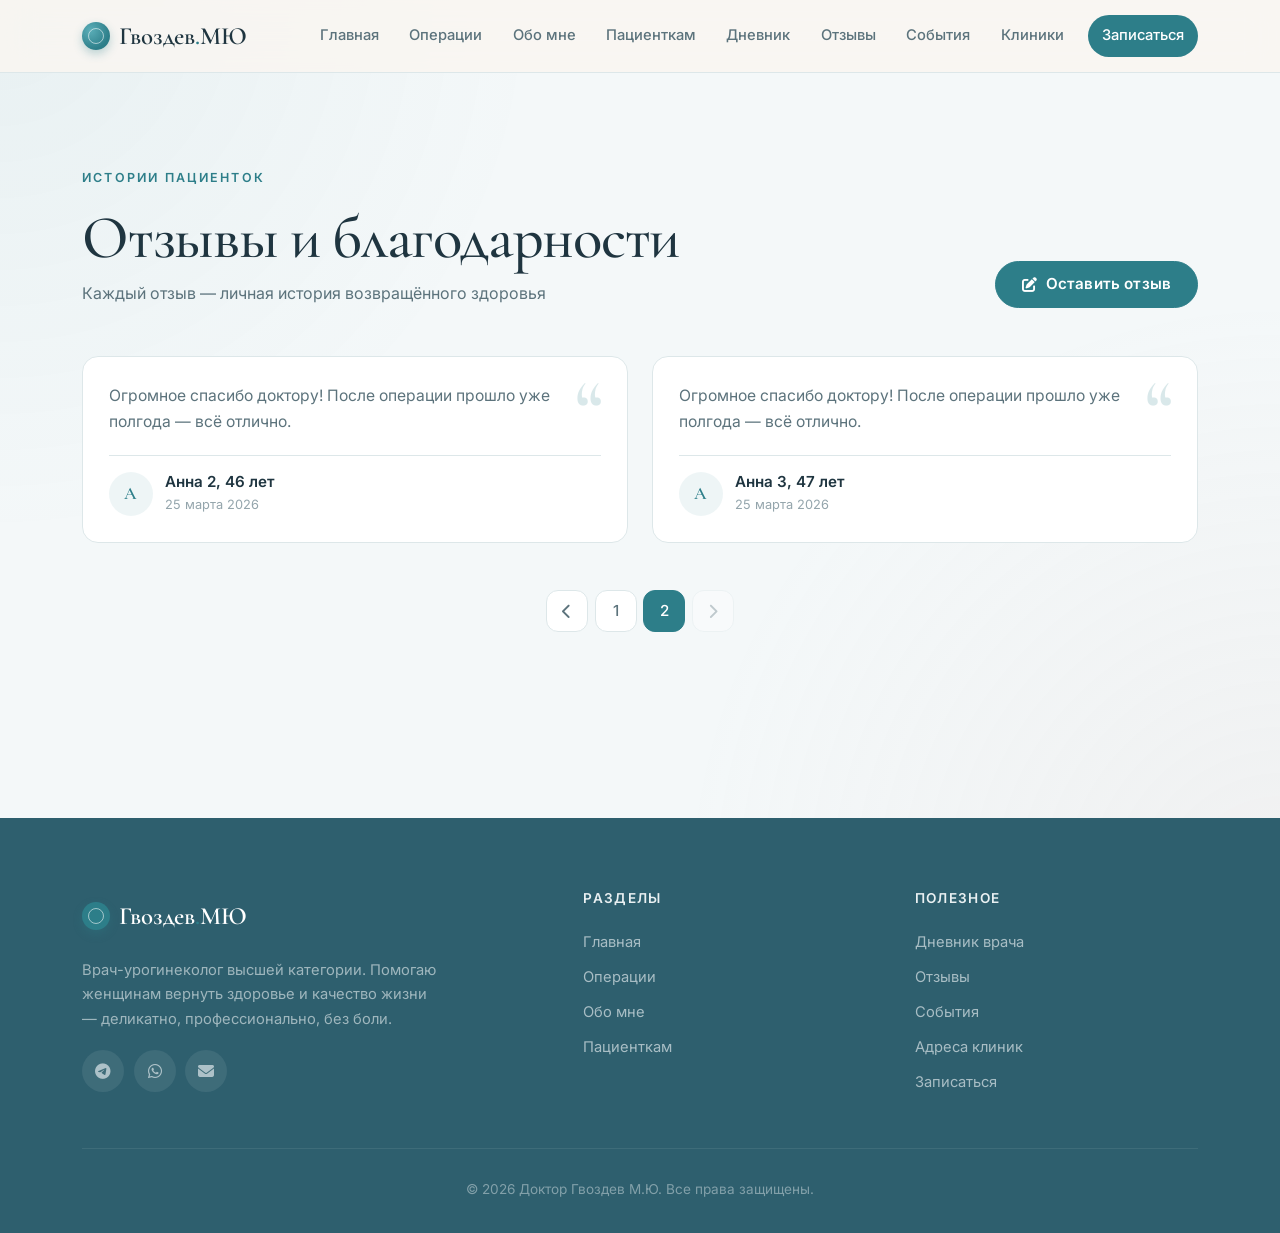
<file: reviews/page-2/index.html>
<!DOCTYPE html>
<html lang="ru">
<head>
    <meta charset="UTF-8">
    <meta name="viewport" content="width=device-width, initial-scale=1.0">
    <meta name="description" content="Доктор медицинских наук, профессор, заслуженный врач РФ. Хирургическое лечение недержания мочи, пролапса тазовых органов, свищей и кист уретры. Автор патентованной методики транспозиции уретры.">
    <meta name="theme-color" content="#FAF6F1">
    <title>Отзывы пациенток | Доктор Гвоздев М.Ю.</title>
    <link rel="preconnect" href="https://fonts.googleapis.com">
    <link rel="preconnect" href="https://fonts.gstatic.com" crossorigin>
    <link rel="stylesheet" href="https://cdnjs.cloudflare.com/ajax/libs/font-awesome/6.5.0/css/all.min.css">
    <link rel="stylesheet" href="../../static/css/main.css">
    
</head>
<body>

<header>
    <div class="header-inner">
        <a href="../../index.html" class="logo">
            <span class="logo-mark" aria-hidden="true"></span>
            <span>Гвоздев<span style="color: var(--primary)">.</span>МЮ</span>
        </a>
        <button class="mobile-menu-toggle" aria-label="Открыть меню" aria-controls="main-nav" aria-expanded="false">
            <i class="fas fa-bars"></i>
        </button>
        <nav id="main-nav" class="desktop-nav" aria-label="Главное меню">
            <a href="../../index.html">Главная</a>
            <a href="../../index.html#procedures">Операции</a>
            <a href="../../index.html#about">Обо мне</a>
            <a href="../../index.html#useful">Пациенткам</a>
            <a href="../../diary/index.html">Дневник</a>
            <a href="../index.html">Отзывы</a>
            <a href="../../events/index.html">События</a>
            <a href="../../index.html#clinics">Клиники</a>
            <a href="../../index.html#contact" class="nav-cta">Записаться</a>
        </nav>
    </div>
</header>



<main>
    
<section id="reviews-page">
  <div class="container">

    <div class="reviews-header">
      <div class="reviews-header-text">
        <span class="eyebrow">Истории пациенток</span>
        <h1>Отзывы и благодарности</h1>
        <p class="text-muted" style="margin-top: 0.4rem;">Каждый отзыв — личная история возвращённого здоровья</p>
      </div>
      <a href="../../add-review/index.html" class="btn reviews-header-cta">
        <i class="fas fa-pen-to-square"></i> Оставить отзыв
      </a>
    </div>

    <style>
      .reviews-header {
        display: flex;
        justify-content: space-between;
        align-items: flex-end;
        gap: 1.5rem;
        flex-wrap: wrap;
        margin-bottom: clamp(2rem, 4vw, 3rem);
      }
      .reviews-header-text { flex: 1 1 280px; min-width: 0; }
      @media (max-width: 600px) {
        .reviews-header-cta { width: 100%; }
      }
    </style>

    
      <div class="reviews-grid">
        
          <article class="review-card">
            <div class="review-text"><p>Огромное спасибо доктору! После операции прошло уже полгода — всё отлично.</p></div>
            <div class="review-author">
              
                <span class="review-author-default">А</span>
              
              <div>
                <div class="review-author-name">Анна 2, 46 лет</div>
                <div class="review-author-meta">25 марта 2026</div>
              </div>
            </div>
          </article>
        
          <article class="review-card">
            <div class="review-text"><p>Огромное спасибо доктору! После операции прошло уже полгода — всё отлично.</p></div>
            <div class="review-author">
              
                <span class="review-author-default">А</span>
              
              <div>
                <div class="review-author-name">Анна 3, 47 лет</div>
                <div class="review-author-meta">25 марта 2026</div>
              </div>
            </div>
          </article>
        
      </div>

      
        <nav class="pagination" aria-label="Навигация по страницам">
          
            <a href="?page=1" aria-label="Назад"><i class="fas fa-chevron-left"></i></a>
          

          
            
              <a href="?page=1">1</a>
            
          
            
              <span class="current" aria-current="page">2</span>
            
          

          
            <span class="disabled" aria-hidden="true"><i class="fas fa-chevron-right"></i></span>
          
        </nav>
      
    

  </div>
</section>

</main>

<footer>
    <div class="container">
        <div class="footer-grid">
            <div class="footer-brand">
                <a href="../../index.html" class="logo">
                    <span class="logo-mark" aria-hidden="true"></span>
                    <span style="color: white">Гвоздев<span style="color: var(--primary)">.</span>МЮ</span>
                </a>
                <p class="footer-tag">
                    Врач-урогинеколог высшей категории. Помогаю женщинам вернуть здоровье и качество жизни — деликатно, профессионально, без боли.
                </p>
                <div class="social-icons">
                    
                    <a href="https://t.me/gvozdev_md" target="_blank" rel="noopener" aria-label="Telegram"><i class="fab fa-telegram-plane"></i></a>
                    
                    
                    <a href="https://wa.me/79991234567" target="_blank" rel="noopener" aria-label="WhatsApp"><i class="fab fa-whatsapp"></i></a>
                    
                    
                    <a href="mailto:info@gvozdev.md" aria-label="Email"><i class="fas fa-envelope"></i></a>
                    
                </div>
            </div>

            <div>
                <h4>Разделы</h4>
                <ul>
                    <li><a href="../../index.html">Главная</a></li>
                    <li><a href="../../index.html#procedures">Операции</a></li>
                    <li><a href="../../index.html#about">Обо мне</a></li>
                    <li><a href="../../index.html#useful">Пациенткам</a></li>
                </ul>
            </div>

            <div>
                <h4>Полезное</h4>
                <ul>
                    <li><a href="../../diary/index.html">Дневник врача</a></li>
                    <li><a href="../index.html">Отзывы</a></li>
                    <li><a href="../../events/index.html">События</a></li>
                    <li><a href="../../index.html#clinics">Адреса клиник</a></li>
                    <li><a href="../../index.html#contact">Записаться</a></li>
                </ul>
            </div>
        </div>

        <div class="footer-bottom">
            © 2026 Доктор Гвоздев М.Ю. Все права защищены.
        </div>
    </div>
</footer>

<script src="../../static/js/main.js"></script>


</body>
</html>
</file>
<file: static/css/main.css>
/* =============================================================
   Doctor Gvozdev — Modern Medical Editorial design system
   Palette: warm cream + deep dusty wine + sage accent
   Type: Cormorant Garamond (serif headings) + Inter (UI)
   ============================================================= */

@import url('https://fonts.googleapis.com/css2?family=Cormorant+Garamond:ital,wght@0,400;0,500;0,600;0,700;1,500&family=Inter:wght@300;400;500;600;700&display=swap');

:root {
  /* Palette — Calmate (calm seafoam-teal medical with dusty rose accents) */
  --bg: #F4F8F9;
  --bg-deep: #DCE8EA;
  --surface: #FFFFFF;
  --surface-tinted: #EBF3F4;

  --primary: #2D7E89;          /* calm seafoam teal — основной */
  --primary-hover: #1F5F68;    /* darker teal */
  --primary-soft: rgba(45, 126, 137, 0.08);
  --primary-soft-2: rgba(45, 126, 137, 0.18);

  --accent: #D4B5B0;           /* dusty rose — мягкий акцент */
  --accent-soft: rgba(212, 181, 176, 0.25);
  --dark-teal: #2E5F6E;        /* deep teal — для футера/тёмных зон */

  --sage: #94A5AC;             /* серо-голубой */
  --sage-soft: rgba(148, 165, 172, 0.15);

  --text: #1F3540;             /* deep navy-teal */
  --text-muted: #5C737C;
  --text-soft: #94A5AC;
  --text-on-dark: #E9F0F2;

  --border: #DDE7E9;
  --border-strong: #B8C8CB;

  --shadow-sm: 0 1px 3px rgba(46, 38, 27, 0.04), 0 2px 8px rgba(46, 38, 27, 0.05);
  --shadow-md: 0 8px 24px rgba(46, 38, 27, 0.08);
  --shadow-lg: 0 24px 60px rgba(46, 38, 27, 0.12);

  --radius-sm: 8px;
  --radius: 16px;
  --radius-lg: 28px;

  --ease: cubic-bezier(0.16, 1, 0.3, 1);

  --container: 1180px;
  --space: clamp(3.5rem, 7vw, 7rem);

  --serif: 'Cormorant Garamond', Georgia, 'Times New Roman', serif;
  --sans: 'Inter', -apple-system, BlinkMacSystemFont, 'Segoe UI', sans-serif;
}

/* Reset */
*, *::before, *::after { box-sizing: border-box; }
* { margin: 0; padding: 0; }
html, body {
  scroll-behavior: smooth;
  -webkit-text-size-adjust: 100%;
  overflow-x: hidden;
  max-width: 100vw;
}
body {
  font-family: var(--sans);
  background: var(--bg);
  color: var(--text);
  line-height: 1.7;
  font-size: 16px;
  font-weight: 400;
  -webkit-font-smoothing: antialiased;
  -moz-osx-font-smoothing: grayscale;
  overflow-x: hidden;
}

body::before {
  content: '';
  position: fixed;
  inset: 0;
  z-index: -1;
  background:
    radial-gradient(900px circle at 0% 0%, rgba(45, 126, 137, 0.06), transparent 60%),
    radial-gradient(1000px circle at 100% 100%, rgba(212, 181, 176, 0.10), transparent 60%);
  pointer-events: none;
}

img, video, iframe { max-width: 100%; height: auto; display: block; }

a {
  color: var(--primary);
  text-decoration: none;
  transition: color 0.25s var(--ease);
}
a:hover { color: var(--primary-hover); }

/* Typography */
h1, h2, h3, h4, h5 {
  font-family: var(--serif);
  font-weight: 500;
  color: var(--text);
  line-height: 1.18;
  letter-spacing: -0.01em;
  overflow-wrap: break-word;
  word-wrap: break-word;
  hyphens: auto;
  -webkit-hyphens: auto;
}
h1 { font-size: clamp(2rem, 5vw, 3.8rem); font-weight: 500; letter-spacing: -0.02em; }
h2 { font-size: clamp(1.7rem, 3.3vw, 2.6rem); margin-bottom: 1.2rem; }
h3 { font-size: clamp(1.15rem, 1.7vw, 1.4rem); font-weight: 600; margin-bottom: 0.6rem; color: var(--text); }
h4 { font-family: var(--sans); font-size: 1.05rem; font-weight: 600; margin-bottom: 0.5rem; }

em { font-style: italic; color: var(--primary); font-weight: 500; }

.eyebrow {
  font-family: var(--sans);
  font-size: 0.78rem;
  font-weight: 600;
  text-transform: uppercase;
  letter-spacing: 0.18em;
  color: var(--primary);
  display: inline-block;
  margin-bottom: 0.9rem;
}

p {
  margin-bottom: 1rem;
  color: var(--text-muted);
  overflow-wrap: break-word;
  word-wrap: break-word;
}
p:last-child { margin-bottom: 0; }

ul, ol {
  padding-left: 1.4rem;
  margin-bottom: 1rem;
  color: var(--text-muted);
  overflow-wrap: break-word;
  word-wrap: break-word;
}
li { margin-bottom: 0.4rem; }
li::marker { color: var(--primary); }

strong, b { color: var(--text); font-weight: 600; }

hr {
  border: none;
  border-top: 1px solid var(--border);
  margin: 2rem 0;
}

/* Container & sections */
.container {
  max-width: var(--container);
  width: 100%;
  margin: 0 auto;
  padding: 0 clamp(1.2rem, 4vw, 2rem);
}

section { padding: var(--space) 0; position: relative; }

.section-head {
  text-align: center;
  max-width: 720px;
  margin: 0 auto clamp(2.5rem, 4vw, 4rem);
}
.section-head p {
  font-size: clamp(1rem, 1.3vw, 1.1rem);
  color: var(--text-muted);
  margin-top: 0.4rem;
}

/* ======== Header ======== */
header {
  position: sticky;
  top: 0;
  z-index: 100;
  background: rgba(250, 246, 241, 0.82);
  backdrop-filter: saturate(180%) blur(16px);
  -webkit-backdrop-filter: saturate(180%) blur(16px);
  border-bottom: 1px solid var(--border);
}
.header-inner {
  max-width: var(--container);
  margin: 0 auto;
  padding: 0 clamp(1.2rem, 4vw, 2rem);
  height: 72px;
  display: flex;
  align-items: center;
  justify-content: space-between;
  gap: 1rem;
}
.logo {
  font-family: var(--serif);
  font-size: 1.55rem;
  font-weight: 600;
  color: var(--text);
  display: inline-flex;
  align-items: center;
  gap: 0.55rem;
  white-space: nowrap;
}
.logo-mark {
  width: 28px;
  height: 28px;
  background:
    radial-gradient(circle at 30% 30%, #5BAEB8 0%, var(--primary) 70%);
  border-radius: 50%;
  position: relative;
  box-shadow: 0 4px 10px rgba(45, 126, 137, 0.3);
}
.logo-mark::after {
  content: '';
  position: absolute;
  inset: 6px;
  border-radius: 50%;
  border: 1.5px solid rgba(255, 255, 255, 0.55);
}

nav.desktop-nav {
  display: flex;
  align-items: center;
  gap: 0.15rem;
}
nav a {
  font-size: 0.92rem;
  font-weight: 500;
  color: var(--text-muted);
  padding: 8px 14px;
  border-radius: 999px;
  transition: all 0.2s var(--ease);
  white-space: nowrap;
}
nav a:hover { color: var(--primary); background: var(--primary-soft); }
nav a.nav-cta {
  background: var(--primary);
  color: white;
  margin-left: 0.5rem;
}
nav a.nav-cta:hover {
  background: var(--primary-hover);
  color: white;
}

.mobile-menu-toggle {
  display: none;
  background: transparent;
  border: 1px solid var(--border-strong);
  color: var(--text);
  width: 44px;
  height: 44px;
  border-radius: 12px;
  cursor: pointer;
  font-size: 1.05rem;
  transition: all 0.2s var(--ease);
  align-items: center;
  justify-content: center;
}
.mobile-menu-toggle:hover { background: var(--surface); border-color: var(--primary); color: var(--primary); }

/* ======== Buttons ======== */
.btn {
  display: inline-flex;
  align-items: center;
  justify-content: center;
  gap: 0.55rem;
  padding: 13px 26px;
  background: var(--primary);
  color: white;
  border: 1.5px solid var(--primary);
  border-radius: 999px;
  font-family: var(--sans);
  font-weight: 600;
  font-size: 0.95rem;
  letter-spacing: 0.01em;
  cursor: pointer;
  text-decoration: none;
  transition: all 0.25s var(--ease);
  white-space: nowrap;
  line-height: 1.2;
}
.btn:hover {
  background: var(--primary-hover);
  border-color: var(--primary-hover);
  color: white;
  transform: translateY(-2px);
  box-shadow: 0 10px 24px rgba(45, 126, 137, 0.28);
}
.btn-outline { background: transparent; color: var(--primary); }
.btn-outline:hover { background: var(--primary); color: white; }
.btn-ghost {
  background: var(--surface);
  color: var(--text);
  border-color: var(--border-strong);
}
.btn-ghost:hover {
  background: var(--surface);
  border-color: var(--text);
  color: var(--text);
  box-shadow: var(--shadow-sm);
}
.btn-sm { padding: 8px 18px; font-size: 0.85rem; }

/* ======== HERO ======== */
#hero { padding-top: clamp(2rem, 5vw, 4rem); padding-bottom: var(--space); }
.hero-grid {
  display: grid;
  grid-template-columns: 1.05fr 0.95fr;
  gap: clamp(2rem, 5vw, 5rem);
  align-items: center;
}
.hero-content h1 { line-height: 1.08; }
.hero-subtitle {
  font-size: clamp(1rem, 1.4vw, 1.15rem);
  color: var(--text-muted);
  margin: 1.2rem 0 1.8rem;
  max-width: 540px;
}
.hero-cta { display: flex; gap: 0.8rem; flex-wrap: wrap; margin-top: 0.5rem; }
.hero-stats {
  display: grid;
  grid-template-columns: repeat(3, 1fr);
  gap: 1.5rem;
  margin-top: 2.5rem;
  padding-top: 2rem;
  border-top: 1px solid var(--border);
}
.hero-stat-number {
  font-family: var(--serif);
  font-size: clamp(1.8rem, 3vw, 2.4rem);
  font-weight: 600;
  color: var(--primary);
  line-height: 1;
  margin-bottom: 0.3rem;
  display: block;
}
.hero-stat-label {
  font-size: 0.8rem;
  color: var(--text-soft);
  text-transform: uppercase;
  letter-spacing: 0.08em;
  font-weight: 500;
}

.hero-media { position: relative; }
.hero-media .hero-img,
.hero-media video {
  width: 100%;
  border-radius: var(--radius-lg);
  box-shadow: var(--shadow-lg);
  aspect-ratio: 4 / 5;
  object-fit: cover;
  position: relative;
  z-index: 1;
}
.hero-media::before {
  content: '';
  position: absolute;
  top: 20px;
  left: 20px;
  right: -20px;
  bottom: -20px;
  background: linear-gradient(135deg, var(--primary-soft-2) 0%, var(--accent-soft) 100%);
  border-radius: var(--radius-lg);
  z-index: 0;
}
.hero-badge {
  position: absolute;
  bottom: 20px;
  left: 20px;
  right: 20px;
  background: rgba(255, 255, 255, 0.96);
  backdrop-filter: blur(8px);
  -webkit-backdrop-filter: blur(8px);
  border: 1px solid rgba(228, 220, 201, 0.6);
  border-radius: 14px;
  padding: 0.9rem 1.1rem;
  box-shadow: 0 8px 24px rgba(45, 126, 137, 0.18);
  display: flex;
  align-items: center;
  gap: 0.8rem;
  z-index: 2;
}
.hero-badge i {
  width: 40px;
  height: 40px;
  border-radius: 50%;
  background: linear-gradient(135deg, var(--accent), #E8C8C2);
  color: white;
  display: inline-flex;
  align-items: center;
  justify-content: center;
  flex-shrink: 0;
  box-shadow: 0 4px 12px rgba(212, 181, 176, 0.5);
}
.hero-badge-text {
  font-size: 0.86rem;
  color: var(--text);
  line-height: 1.35;
  font-weight: 600;
}
.hero-badge-text small {
  display: block;
  color: var(--text-muted);
  font-size: 0.76rem;
  font-weight: 400;
  margin-top: 2px;
}

/* ======== Grids ======== */
.grid-2 { display: grid; grid-template-columns: repeat(auto-fit, minmax(min(100%, 320px), 1fr)); gap: clamp(1rem, 2vw, 1.5rem); }
.grid-3 { display: grid; grid-template-columns: repeat(auto-fit, minmax(min(100%, 280px), 1fr)); gap: clamp(1rem, 2vw, 1.5rem); }

/* ======== Cards ======== */
.card {
  background: var(--surface);
  border: 1px solid var(--border);
  border-radius: var(--radius);
  padding: clamp(1.5rem, 2.5vw, 2rem);
  transition: all 0.3s var(--ease);
  display: flex;
  flex-direction: column;
  gap: 0.6rem;
}
.card:hover { border-color: var(--border-strong); box-shadow: var(--shadow-md); transform: translateY(-3px); }
.card-icon {
  width: 48px;
  height: 48px;
  border-radius: 12px;
  background: var(--primary-soft);
  color: var(--primary);
  display: inline-flex;
  align-items: center;
  justify-content: center;
  font-size: 1.25rem;
  margin-bottom: 0.6rem;
  flex-shrink: 0;
}

/* ======== About ======== */
#about .about-grid {
  display: grid;
  grid-template-columns: 1fr 1fr;
  gap: clamp(2rem, 5vw, 4.5rem);
  align-items: start;
}
.about-stats {
  display: grid;
  grid-template-columns: 1fr 1fr;
  gap: 1rem;
  margin-top: 2rem;
}
.stat-box {
  background: var(--surface);
  border: 1px solid var(--border);
  border-radius: var(--radius);
  padding: 1.5rem 1.3rem;
  text-align: center;
}
.stat-box .stat-num {
  font-family: var(--serif);
  font-size: 2.2rem;
  font-weight: 600;
  color: var(--primary);
  display: block;
  margin-bottom: 0.2rem;
  line-height: 1;
}
.stat-box .stat-label {
  font-size: 0.82rem;
  color: var(--text-muted);
  text-transform: uppercase;
  letter-spacing: 0.05em;
}
.about-side {
  background: var(--surface-tinted);
  border-radius: var(--radius-lg);
  padding: 2rem;
  border: 1px solid var(--border);
}
.about-side h3 {
  font-family: var(--sans);
  font-size: 0.95rem;
  font-weight: 600;
  text-transform: uppercase;
  letter-spacing: 0.08em;
  color: var(--primary);
  margin-bottom: 1rem;
}

/* ======== Useful ======== */
#useful { background: var(--surface-tinted); }
.useful-grid {
  display: grid;
  grid-template-columns: repeat(auto-fit, minmax(min(100%, 280px), 1fr));
  gap: 1.2rem;
}
.useful-card {
  background: var(--surface);
  border: 1px solid var(--border);
  border-radius: var(--radius);
  padding: 2rem 1.8rem;
  position: relative;
  overflow: hidden;
  transition: all 0.3s var(--ease);
}
.useful-card:hover { box-shadow: var(--shadow-md); transform: translateY(-3px); }
.useful-card::before {
  content: '';
  position: absolute;
  top: 0;
  left: 0;
  width: 4px;
  height: 100%;
  background: var(--primary);
}
.useful-card .num {
  font-family: var(--serif);
  font-size: 1.8rem;
  color: var(--primary-soft-2);
  font-weight: 600;
  display: block;
  margin-bottom: 0.5rem;
}
.useful-card h3 {
  font-family: var(--sans);
  font-size: 1.05rem;
  font-weight: 600;
  margin-bottom: 1rem;
  color: var(--text);
}

/* ======== Clinics ======== */
.clinic-card {
  background: var(--surface);
  border: 1px solid var(--border);
  border-radius: var(--radius);
  padding: clamp(1.5rem, 2.5vw, 2rem);
  display: flex;
  flex-direction: column;
  gap: 0.8rem;
  transition: all 0.3s var(--ease);
}
.clinic-card:hover { border-color: var(--border-strong); box-shadow: var(--shadow-md); transform: translateY(-3px); }
.clinic-card h3 { display: flex; align-items: center; gap: 0.6rem; }
.clinic-card h3 i { color: var(--primary); font-size: 0.95em; }
.clinic-address { color: var(--text-muted); }
.clinic-actions { display: flex; gap: 0.6rem; flex-wrap: wrap; margin-top: auto; padding-top: 0.6rem; }

/* ======== Events ======== */
.event-card {
  background: var(--surface);
  border: 1px solid var(--border);
  border-radius: var(--radius);
  padding: clamp(1.5rem, 2.5vw, 2rem);
  display: flex;
  gap: 1.5rem;
  align-items: flex-start;
  transition: all 0.3s var(--ease);
  margin-bottom: 1.2rem;
}
.event-card:hover { border-color: var(--border-strong); box-shadow: var(--shadow-md); }
.event-date-block {
  flex-shrink: 0;
  min-width: 86px;
  text-align: center;
  background: var(--primary-soft);
  border-radius: 14px;
  padding: 1rem 0.6rem;
  color: var(--primary);
  align-self: flex-start;
}
.event-date-block.past { background: var(--bg-deep); color: var(--text-muted); }
.event-date-block .day {
  font-family: var(--serif);
  font-size: 2rem;
  font-weight: 600;
  display: block;
  line-height: 1;
  margin-bottom: 0.2rem;
}
.event-date-block .month {
  font-size: 0.72rem;
  text-transform: uppercase;
  letter-spacing: 0.08em;
  font-weight: 600;
}
.event-date-block .year {
  font-size: 0.75rem;
  color: var(--text-soft);
  margin-top: 0.2rem;
  display: block;
}
.event-content { flex: 1; min-width: 0; }
.event-content h3 { margin-bottom: 0.4rem; }
.event-meta { color: var(--text-muted); font-size: 0.95rem; margin-bottom: 0.8rem; }
.event-meta i { color: var(--primary); margin-right: 0.4rem; }
.event-actions { display: flex; gap: 0.6rem; flex-wrap: wrap; margin-top: 1rem; }
.event-diary-link {
  flex-shrink: 0;
  width: 44px;
  height: 44px;
  display: inline-flex;
  align-items: center;
  justify-content: center;
  background: var(--primary-soft);
  color: var(--primary);
  border-radius: 50%;
  transition: all 0.3s var(--ease);
  align-self: center;
}
.event-diary-link:hover { background: var(--primary); color: white; transform: translateX(4px); }

.events-block + .events-block {
  margin-top: 3rem;
  padding-top: 3rem;
  border-top: 1px solid var(--border);
}

/* ======== Reviews ======== */
.reviews-grid {
  display: grid;
  grid-template-columns: repeat(auto-fit, minmax(min(100%, 320px), 1fr));
  gap: 1.5rem;
}
.review-card {
  background: var(--surface);
  border: 1px solid var(--border);
  border-radius: var(--radius);
  padding: clamp(1.5rem, 2vw, 2rem);
  position: relative;
  transition: all 0.3s var(--ease);
  display: flex;
  flex-direction: column;
  min-width: 0;
  overflow-wrap: anywhere;
  word-break: break-word;
}
.review-card * {
  max-width: 100%;
  overflow-wrap: anywhere;
  word-break: break-word;
}
.review-card:hover { box-shadow: var(--shadow-md); border-color: var(--border-strong); }
.review-card::before {
  content: '\201C';
  position: absolute;
  top: 12px;
  right: 24px;
  font-family: var(--serif);
  font-size: 5rem;
  line-height: 1;
  color: var(--primary-soft-2);
  font-weight: 600;
}
.review-text {
  font-size: 0.98rem;
  color: var(--text);
  line-height: 1.7;
  margin-bottom: 1.2rem;
  position: relative;
  z-index: 1;
  flex: 1;
  overflow-wrap: break-word;
  word-wrap: break-word;
}
.review-text * {
  max-width: 100%;
  overflow-wrap: break-word;
  word-wrap: break-word;
}
.review-author {
  display: flex;
  align-items: center;
  gap: 0.8rem;
  padding-top: 1rem;
  border-top: 1px solid var(--border);
}
.review-author img {
  width: 44px;
  height: 44px;
  border-radius: 50%;
  object-fit: cover;
  flex-shrink: 0;
}
.review-author-default {
  width: 44px;
  height: 44px;
  border-radius: 50%;
  background: var(--primary-soft);
  color: var(--primary);
  display: inline-flex;
  align-items: center;
  justify-content: center;
  font-family: var(--serif);
  font-weight: 600;
  font-size: 1.1rem;
  flex-shrink: 0;
}
.review-author-name {
  font-weight: 600;
  color: var(--text);
  font-size: 0.95rem;
  line-height: 1.3;
}
.review-author-meta {
  font-size: 0.8rem;
  color: var(--text-soft);
  margin-top: 2px;
}

/* ======== Blog / Diary ======== */
.blog-item {
  background: var(--surface);
  border: 1px solid var(--border);
  border-radius: var(--radius);
  padding: clamp(1.5rem, 2.5vw, 2.5rem);
  margin-bottom: 1.5rem;
  transition: all 0.3s var(--ease);
}
.blog-item:hover { box-shadow: var(--shadow-md); }
.blog-item img {
  width: 100%;
  max-height: 420px;
  object-fit: cover;
  border-radius: var(--radius-sm);
  margin: 1rem 0 1.5rem;
}
.blog-meta {
  font-size: 0.82rem;
  color: var(--text-soft);
  text-transform: uppercase;
  letter-spacing: 0.1em;
  margin-bottom: 0.6rem;
  font-weight: 500;
}
.blog-content { color: var(--text); }
.blog-content * { max-width: 100%; word-wrap: break-word; overflow-wrap: break-word; }

/* ======== Contact form ======== */
#contact { background: linear-gradient(180deg, var(--surface-tinted) 0%, var(--bg) 100%); }
.contact-grid {
  display: grid;
  grid-template-columns: 0.95fr 1.05fr;
  gap: clamp(2rem, 4vw, 4rem);
  align-items: start;
  max-width: 1100px;
  margin: 0 auto;
}
.contact-info-list {
  list-style: none;
  padding: 0;
  margin: 2rem 0 0;
}
.contact-info-list li {
  display: flex;
  align-items: center;
  gap: 1rem;
  padding: 1.1rem 0;
  border-bottom: 1px solid var(--border);
}
.contact-info-list li::marker { content: none; }
.contact-info-list li::before { content: none; }
.contact-info-list i {
  width: 44px;
  height: 44px;
  border-radius: 50%;
  background: var(--primary-soft);
  color: var(--primary);
  display: inline-flex;
  align-items: center;
  justify-content: center;
  font-size: 1.05rem;
  flex-shrink: 0;
}
.contact-info-list .ci-label {
  display: block;
  font-size: 0.78rem;
  text-transform: uppercase;
  letter-spacing: 0.08em;
  color: var(--text-soft);
  margin-bottom: 2px;
  font-weight: 500;
}
.contact-info-list .ci-value {
  color: var(--text);
  font-weight: 500;
  font-size: 0.98rem;
  word-break: break-word;
}

.contact-form-card {
  background: var(--surface);
  border: 1px solid var(--border);
  border-radius: var(--radius-lg);
  padding: clamp(1.8rem, 3vw, 2.6rem);
  box-shadow: var(--shadow-sm);
}
.contact-form-card h3 {
  font-family: var(--serif);
  font-size: clamp(1.4rem, 2vw, 1.8rem);
  font-weight: 500;
  margin-bottom: 0.4rem;
}
.contact-form-card .form-intro { color: var(--text-muted); margin-bottom: 1.8rem; font-size: 0.95rem; }

.form-group { margin-bottom: 1.2rem; }
.form-group label {
  display: block;
  font-size: 0.85rem;
  font-weight: 600;
  color: var(--text);
  margin-bottom: 0.4rem;
}
.form-input,
form input[type="text"],
form input[type="tel"],
form input[type="email"],
form input[type="number"],
form input[type="url"],
form textarea {
  width: 100%;
  padding: 13px 16px;
  font-size: 0.95rem;
  font-family: var(--sans);
  background: var(--bg);
  border: 1.5px solid var(--border);
  border-radius: 10px;
  color: var(--text);
  transition: all 0.2s var(--ease);
  outline: none;
}
.form-input:focus,
form input:focus,
form textarea:focus {
  border-color: var(--primary);
  background: var(--surface);
  box-shadow: 0 0 0 4px var(--primary-soft);
}
.form-input::placeholder,
form input::placeholder,
form textarea::placeholder {
  color: var(--text-soft);
}
textarea.form-input,
form textarea { resize: vertical; min-height: 120px; }

.field-errors {
  list-style: none;
  padding: 0;
  margin: 0.4rem 0 0;
  color: var(--primary);
  font-size: 0.85rem;
}
.field-errors li { margin-bottom: 0; }
.field-errors li::before { content: none; }
.field-errors li::marker { content: none; }

/* Messages */
.messages-wrap { padding-top: 1rem; }
.messages {
  list-style: none;
  padding: 0;
  margin: 0;
  display: flex;
  flex-direction: column;
  gap: 0.5rem;
}
.messages li {
  padding: 14px 20px;
  border-radius: 10px;
  background: var(--sage-soft);
  border-left: 4px solid var(--sage);
  color: var(--text);
  font-size: 0.95rem;
  margin: 0;
}
.messages li::marker { content: none; }
.messages li::before { content: none; }
.messages li.error { background: rgba(180, 60, 60, 0.08); border-left-color: var(--primary); }

/* Pagination */
.pagination {
  display: flex;
  justify-content: center;
  align-items: center;
  gap: 0.4rem;
  margin: 3rem 0 0;
  flex-wrap: wrap;
}
.pagination a, .pagination .current, .pagination .disabled {
  display: inline-flex;
  align-items: center;
  justify-content: center;
  min-width: 42px;
  height: 42px;
  padding: 0 14px;
  border-radius: 12px;
  text-decoration: none;
  color: var(--text-muted);
  background: var(--surface);
  border: 1.5px solid var(--border);
  transition: all 0.2s var(--ease);
  font-size: 0.95rem;
  font-weight: 500;
}
.pagination a:hover { background: var(--primary); border-color: var(--primary); color: white; }
.pagination .current { background: var(--primary); border-color: var(--primary); color: white; }
.pagination .disabled { opacity: 0.35; cursor: not-allowed; }

/* ======== Footer ======== */
footer {
  background: var(--dark-teal);
  color: rgba(233, 240, 242, 0.7);
  padding: 4.5rem 0 2rem;
  margin-top: 6rem;
}
footer .footer-grid {
  display: grid;
  grid-template-columns: 1.6fr 1fr 1fr;
  gap: 3rem;
  margin-bottom: 3rem;
}
footer h4 {
  color: var(--text-on-dark);
  font-family: var(--sans);
  font-size: 0.85rem;
  font-weight: 600;
  text-transform: uppercase;
  letter-spacing: 0.1em;
  margin-bottom: 1.2rem;
}
footer ul { padding: 0; list-style: none; margin: 0; }
footer ul li { margin: 0; }
footer ul li::marker { content: none; }
footer ul li::before { content: none; }
footer a {
  color: rgba(233, 240, 242, 0.65);
  display: block;
  padding: 5px 0;
  font-size: 0.92rem;
}
footer a:hover { color: white; }
footer .footer-brand .logo { color: white; }
footer .footer-brand .logo .logo-mark { background: var(--primary); }
footer .footer-tag {
  font-size: 0.92rem;
  line-height: 1.65;
  margin: 1rem 0;
  color: rgba(233, 240, 242, 0.6);
  max-width: 360px;
}
.social-icons {
  display: flex;
  gap: 0.6rem;
  margin-top: 1.2rem;
}
.social-icons a {
  width: 42px;
  height: 42px;
  border-radius: 50%;
  background: rgba(255, 255, 255, 0.08);
  display: inline-flex;
  align-items: center;
  justify-content: center;
  font-size: 1rem;
  padding: 0;
  transition: all 0.25s var(--ease);
}
.social-icons a:hover { background: var(--primary); color: white; transform: translateY(-3px); }
.footer-bottom {
  border-top: 1px solid rgba(255, 255, 255, 0.08);
  padding-top: 1.8rem;
  text-align: center;
  font-size: 0.85rem;
  color: rgba(233, 240, 242, 0.45);
}

/* ======== Reveal animation ======== */
.reveal {
  opacity: 0;
  transform: translateY(24px);
  transition: opacity 0.7s var(--ease), transform 0.7s var(--ease);
  will-change: transform, opacity;
}
.reveal.visible { opacity: 1; transform: translateY(0); }

/* ======== Responsive ======== */
@media (max-width: 1024px) {
  nav.desktop-nav { gap: 0; }
  nav a { padding: 8px 10px; font-size: 0.88rem; }
}

@media (max-width: 900px) {
  nav.desktop-nav {
    position: fixed;
    top: 0;
    right: 0;
    height: 100vh;
    width: min(380px, 100vw);
    background: var(--surface);
    flex-direction: column;
    align-items: stretch;
    gap: 0;
    padding: 96px 1.8rem 2rem;
    box-shadow: var(--shadow-lg);
    transform: translateX(100%);
    transition: transform 0.4s var(--ease);
    overflow-y: auto;
    z-index: 105;
  }
  nav.desktop-nav.active { transform: translateX(0); }
  nav.desktop-nav a {
    padding: 14px 16px;
    font-size: 1rem;
    border-radius: 10px;
    border-bottom: 1px solid var(--border);
    margin-bottom: 2px;
  }
  nav.desktop-nav a:last-child {
    border-bottom: none;
    margin-top: 1.2rem;
    background: var(--primary);
    color: white;
    text-align: center;
    border-radius: 999px;
  }
  nav.desktop-nav a:last-child:hover { background: var(--primary-hover); }
  .mobile-menu-toggle { display: inline-flex; }
  body.menu-open { overflow: hidden; }
  body.menu-open::after {
    content: '';
    position: fixed;
    inset: 0;
    background: rgba(45, 38, 36, 0.5);
    z-index: 99;
    animation: fadein 0.3s var(--ease);
    backdrop-filter: blur(2px);
  }
  @keyframes fadein { from { opacity: 0; } to { opacity: 1; } }
}

@media (max-width: 768px) {
  .hero-grid { grid-template-columns: 1fr; gap: 2rem; }
  .hero-media { order: -1; max-width: 420px; margin: 0 auto; }
  .hero-media::before { display: none; }
  .hero-badge { left: 12px; right: 12px; bottom: 12px; padding: 0.8rem 1rem; }
  .hero-badge i { width: 36px; height: 36px; font-size: 0.95rem; }
  .hero-badge-text { font-size: 0.82rem; }
  .hero-badge-text small { font-size: 0.72rem; }
  .hero-stats { grid-template-columns: repeat(3, 1fr); gap: 0.8rem; }
  .hero-stat-number { font-size: 1.5rem; }
  .hero-stat-label { font-size: 0.7rem; }

  #about .about-grid { grid-template-columns: 1fr; }
  .contact-grid { grid-template-columns: 1fr; }

  .event-card { flex-direction: column; gap: 1rem; }
  .event-date-block { align-self: flex-start; min-width: 80px; }
  .event-diary-link { display: none; }

  footer .footer-grid { grid-template-columns: 1fr; gap: 2.5rem; }
}

@media (max-width: 480px) {
  body { font-size: 15px; }
  .container { padding: 0 1.2rem; }
  .hero-cta .btn { width: 100%; }
  .review-card::before { display: none; }
  h1 { font-size: clamp(1.8rem, 8vw, 2.4rem); }
  h2 { font-size: clamp(1.5rem, 6.5vw, 2rem); }
}

/* Reduced motion */
@media (prefers-reduced-motion: reduce) {
  *, *::before, *::after {
    animation-duration: 0.01ms !important;
    animation-iteration-count: 1 !important;
    transition-duration: 0.01ms !important;
  }
  .reveal { opacity: 1; transform: none; }
}
</file>
